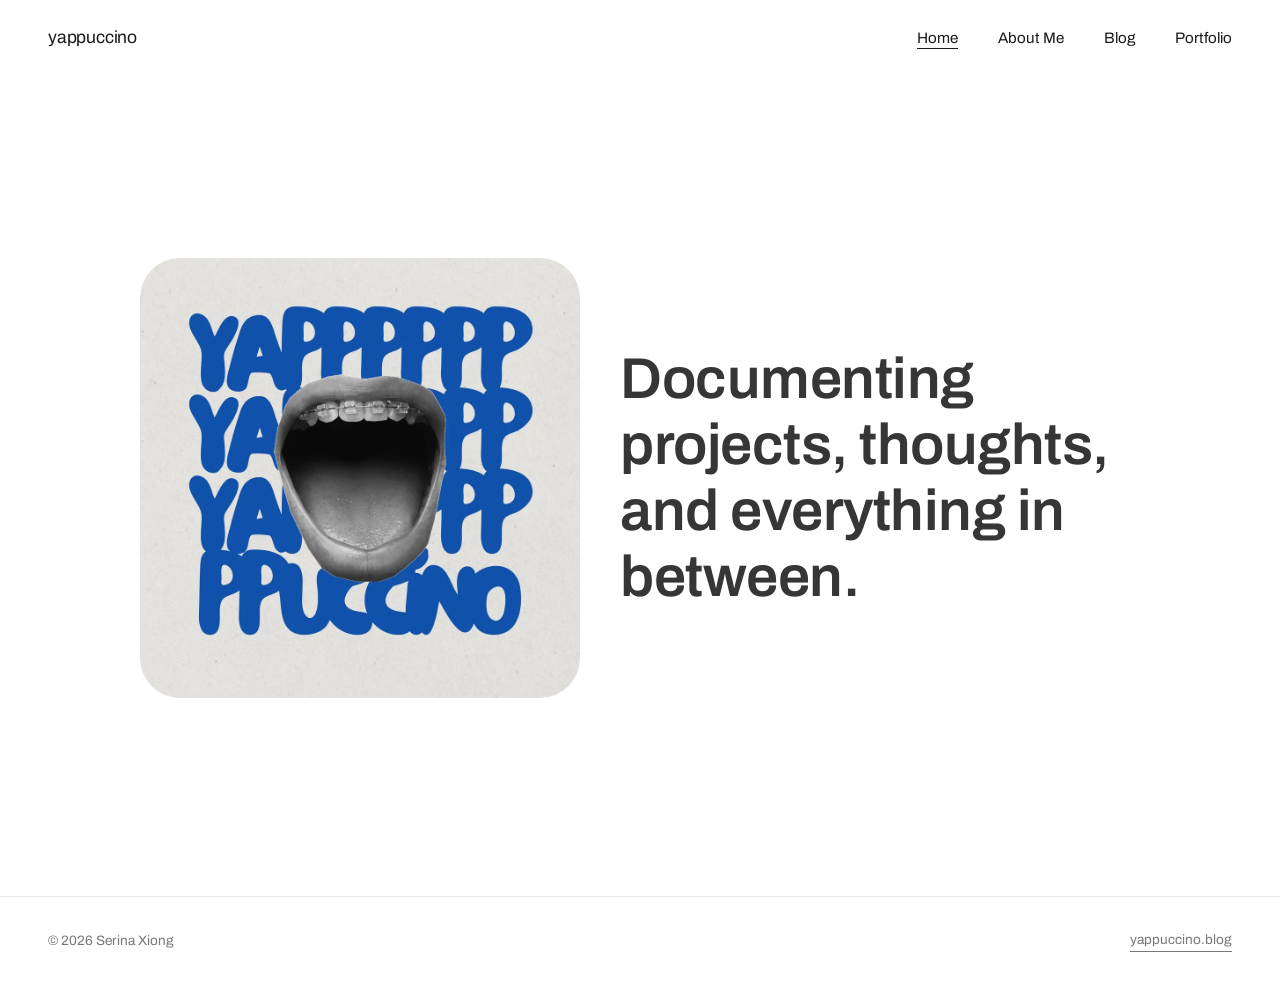
<file: index.html>
<!DOCTYPE html>
<html lang="en">
<head>
  <meta charset="UTF-8" />
  <meta name="viewport" content="width=device-width, initial-scale=1.0" />
  <title>yappuccino</title>
  <link rel="stylesheet" href="style.css" />
  <link href="https://fonts.googleapis.com/css2?family=Archivo:wght@400;500;600;700&family=Fredoka+One&display=swap" rel="stylesheet" />
</head>
<body>

  <header>
    <nav>
      <a href="index.html" class="logo">yappuccino</a>
      <ul>
        <li><a href="index.html" class="active">Home</a></li>
        <li><a href="about.html">About Me</a></li>
        <li><a href="blog.html">Blog</a></li>
        <li><a href="portfolio.html">Portfolio</a></li>
      </ul>
    </nav>
  </header>

  <main>
    <section class="hero">

      <div class="hero-left">
        <img src="hero-card.webp" alt="yappuccino hero graphic" class="hero-img" />
      </div>

      <div class="hero-right">
        <p class="hero-text">Documenting projects, thoughts, and everything in between.</p>
      </div>

    </section>
  </main>

  <footer>
    <span>&copy; 2026 Serina Xiong</span>
    <a href="https://www.yappuccino.blog" target="_blank">yappuccino.blog</a>
  </footer>

</body>
</html>
</file>
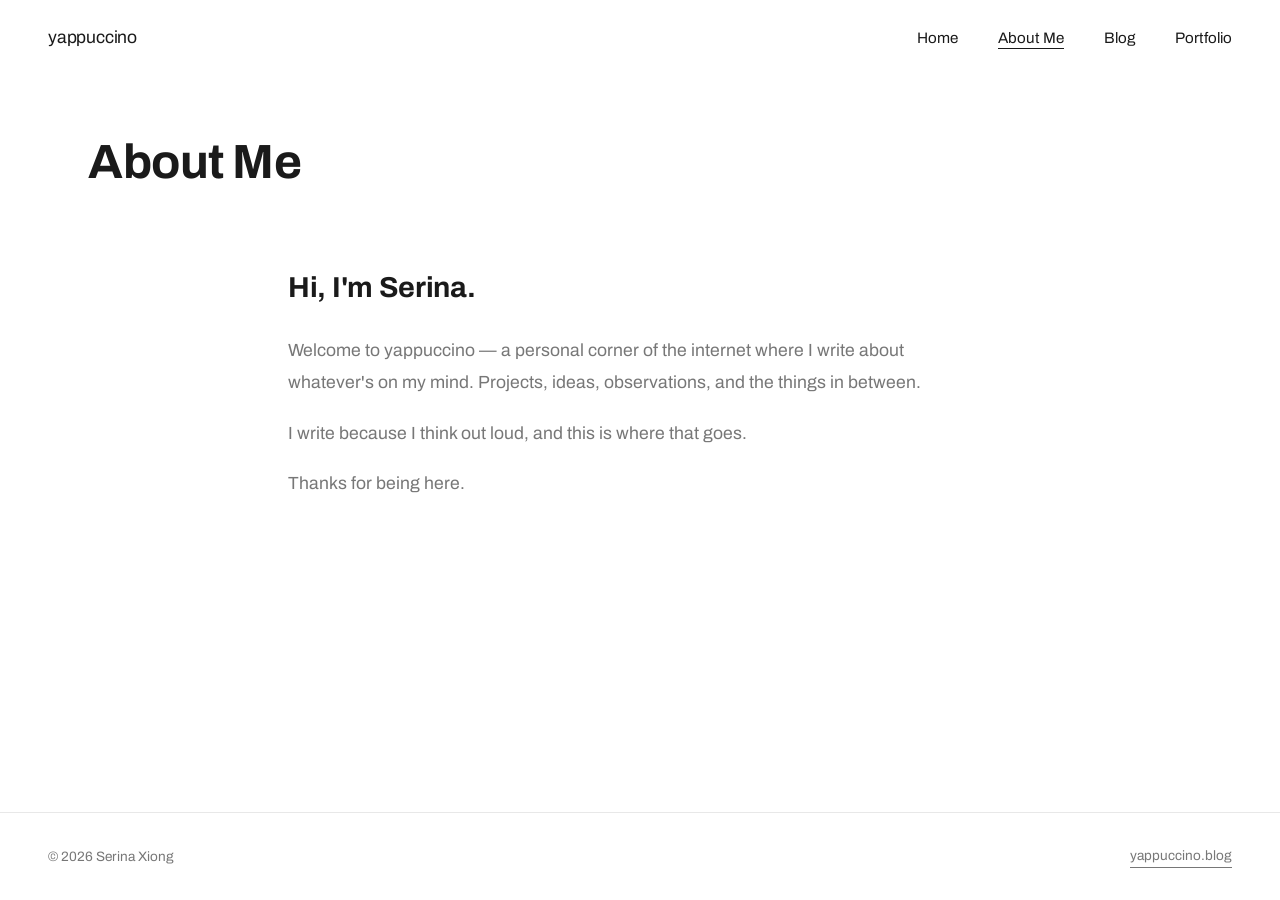
<file: about.html>
<!DOCTYPE html>
<html lang="en">
<head>
  <meta charset="UTF-8" />
  <meta name="viewport" content="width=device-width, initial-scale=1.0" />
  <title>About Me &mdash; yappuccino</title>
  <link rel="stylesheet" href="style.css" />
  <link href="https://fonts.googleapis.com/css2?family=Archivo:wght@400;500;600;700&family=Fredoka+One&display=swap" rel="stylesheet" />
</head>
<body>

  <header>
    <nav>
      <a href="index.html" class="logo">yappuccino</a>
      <ul>
        <li><a href="index.html">Home</a></li>
        <li><a href="about.html" class="active">About Me</a></li>
        <li><a href="blog.html">Blog</a></li>
        <li><a href="portfolio.html">Portfolio</a></li>
      </ul>
    </nav>
  </header>

  <main>
    <div class="page-header">
      <h1>About Me</h1>
    </div>

    <section class="about-section">
      <h2>Hi, I'm Serina.</h2>
      <p>Welcome to yappuccino — a personal corner of the internet where I write about whatever's on my mind. Projects, ideas, observations, and the things in between.</p>
      <p>I write because I think out loud, and this is where that goes.</p>
      <p>Thanks for being here.</p>
    </section>
  </main>

  <footer>
    <span>&copy; 2026 Serina Xiong</span>
    <a href="https://www.yappuccino.blog" target="_blank">yappuccino.blog</a>
  </footer>

</body>
</html>
</file>
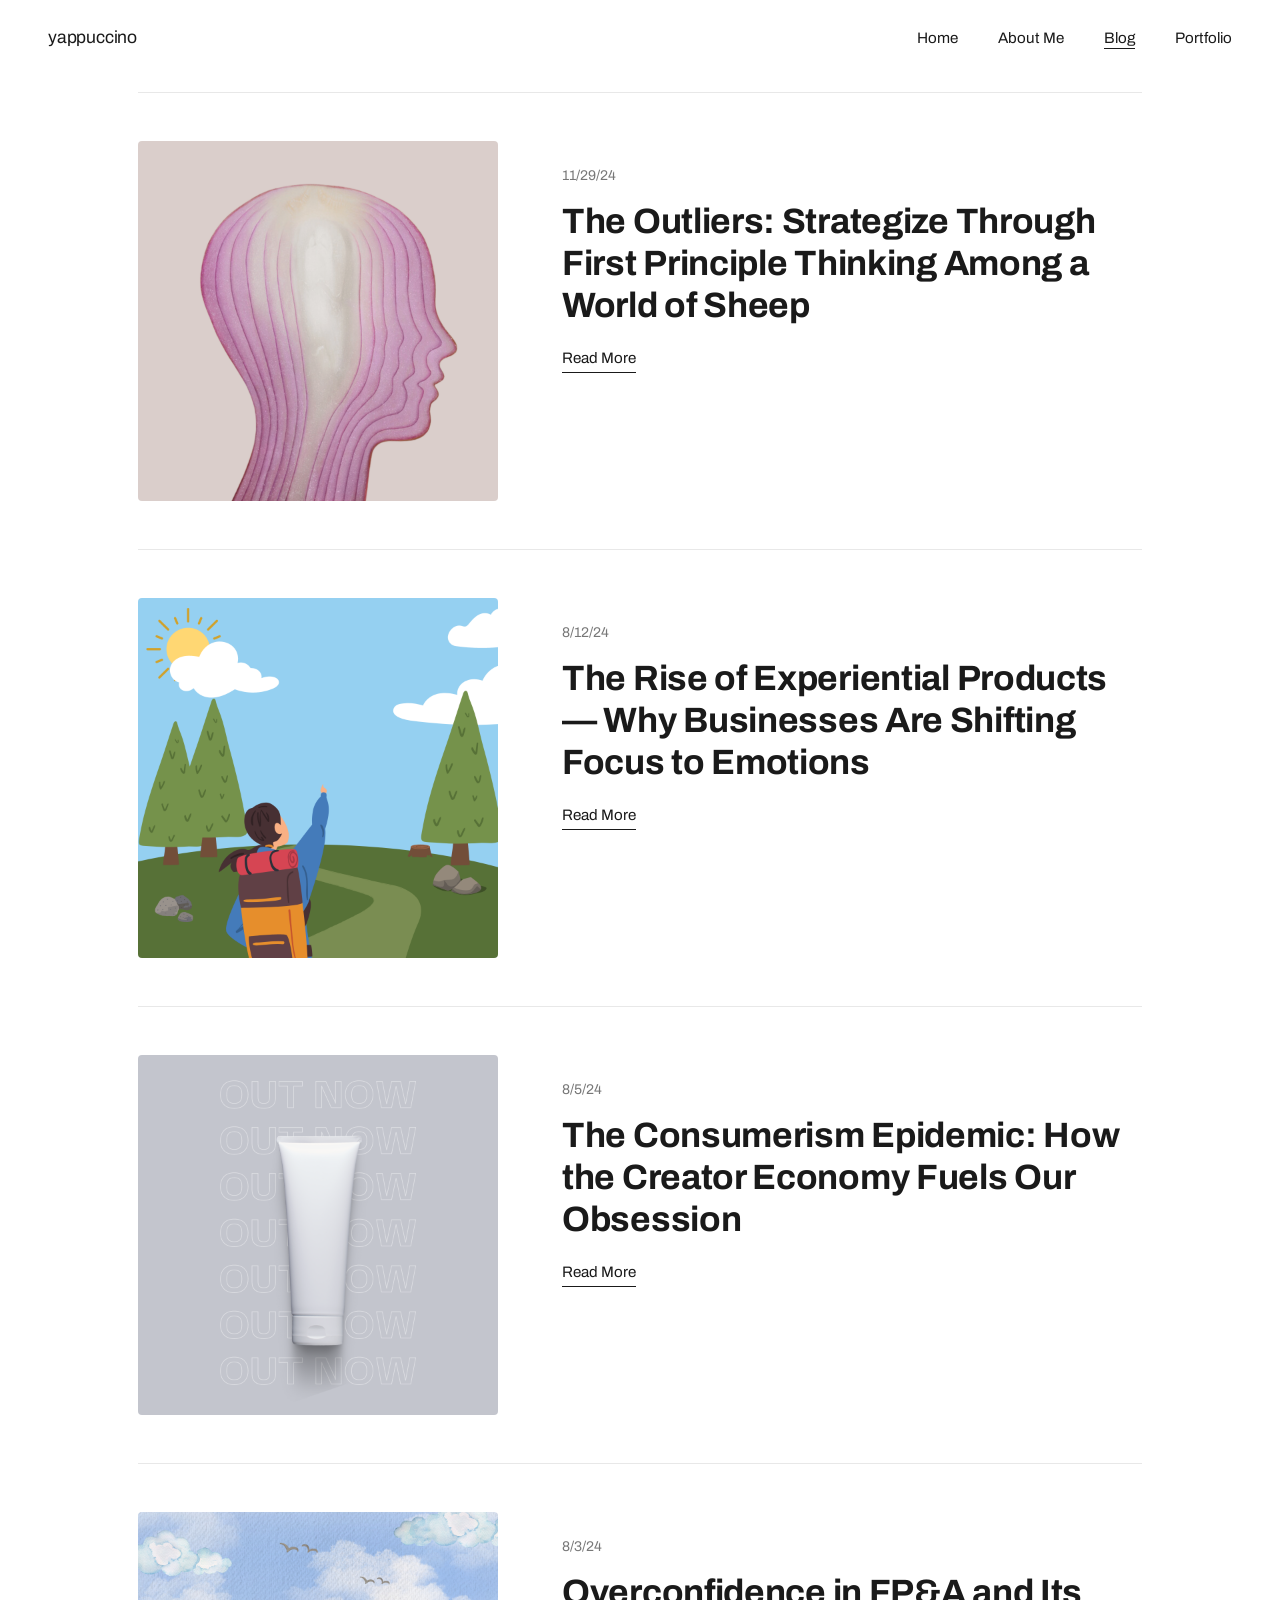
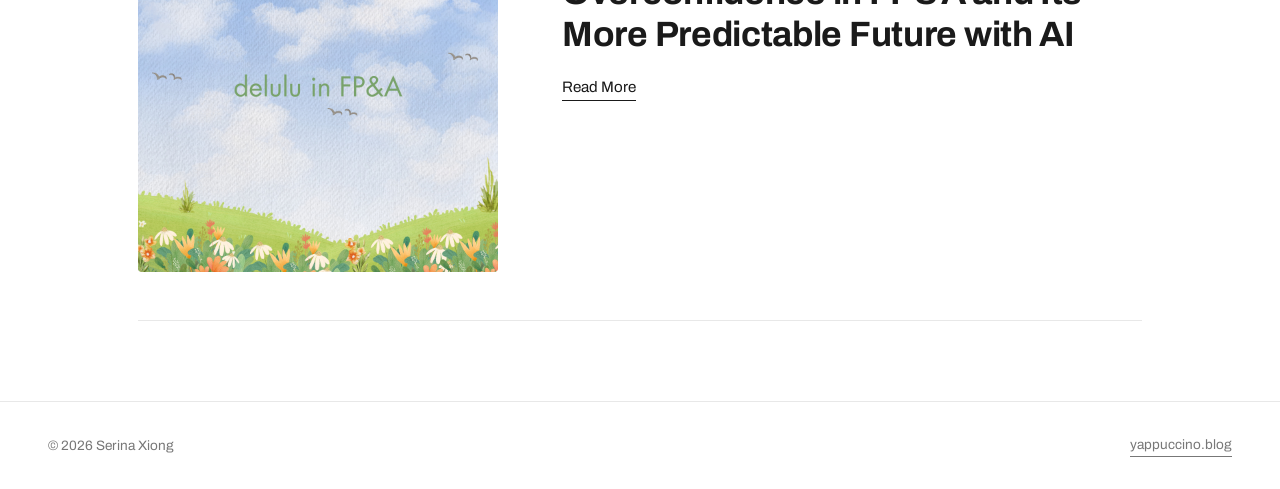
<file: blog.html>
<!DOCTYPE html>
<html lang="en">
<head>
  <meta charset="UTF-8" />
  <meta name="viewport" content="width=device-width, initial-scale=1.0" />
  <title>Blog &mdash; yappuccino</title>
  <link rel="stylesheet" href="style.css" />
  <link href="https://fonts.googleapis.com/css2?family=Archivo:wght@400;500;600;700&family=Fredoka+One&display=swap" rel="stylesheet" />
</head>
<body>

  <header>
    <nav>
      <a href="index.html" class="logo">yappuccino</a>
      <ul>
        <li><a href="index.html">Home</a></li>
        <li><a href="about.html">About Me</a></li>
        <li><a href="blog.html" class="active">Blog</a></li>
        <li><a href="portfolio.html">Portfolio</a></li>
      </ul>
    </nav>
  </header>

  <main>
    <section class="blog-list">

      <article class="blog-entry">
        <div class="blog-thumb">
          <img src="img-outliers.webp" alt="The Outliers" />
        </div>
        <div class="blog-info">
          <span class="blog-date">11/29/24</span>
          <h2>The Outliers: Strategize Through First Principle Thinking Among a World of Sheep</h2>
          <a href="post-outliers.html" class="read-more">Read More</a>
        </div>
      </article>

      <article class="blog-entry">
        <div class="blog-thumb">
          <img src="img-experiential.webp" alt="The Rise of Experiential Products" />
        </div>
        <div class="blog-info">
          <span class="blog-date">8/12/24</span>
          <h2>The Rise of Experiential Products &mdash; Why Businesses Are Shifting Focus to Emotions</h2>
          <a href="post-experiential.html" class="read-more">Read More</a>
        </div>
      </article>

      <article class="blog-entry">
        <div class="blog-thumb">
          <img src="img-consumerism.webp" alt="The Consumerism Epidemic" />
        </div>
        <div class="blog-info">
          <span class="blog-date">8/5/24</span>
          <h2>The Consumerism Epidemic: How the Creator Economy Fuels Our Obsession</h2>
          <a href="post-consumerism.html" class="read-more">Read More</a>
        </div>
      </article>

      <article class="blog-entry">
        <div class="blog-thumb">
          <img src="img-fpanda.webp" alt="Overconfidence in FP&A" />
        </div>
        <div class="blog-info">
          <span class="blog-date">8/3/24</span>
          <h2>Overconfidence in FP&amp;A and Its More Predictable Future with AI</h2>
          <a href="post-fpanda.html" class="read-more">Read More</a>
        </div>
      </article>

    </section>
  </main>

  <footer>
    <span>&copy; 2026 Serina Xiong</span>
    <a href="https://www.yappuccino.blog" target="_blank">yappuccino.blog</a>
  </footer>

</body>
</html>
</file>
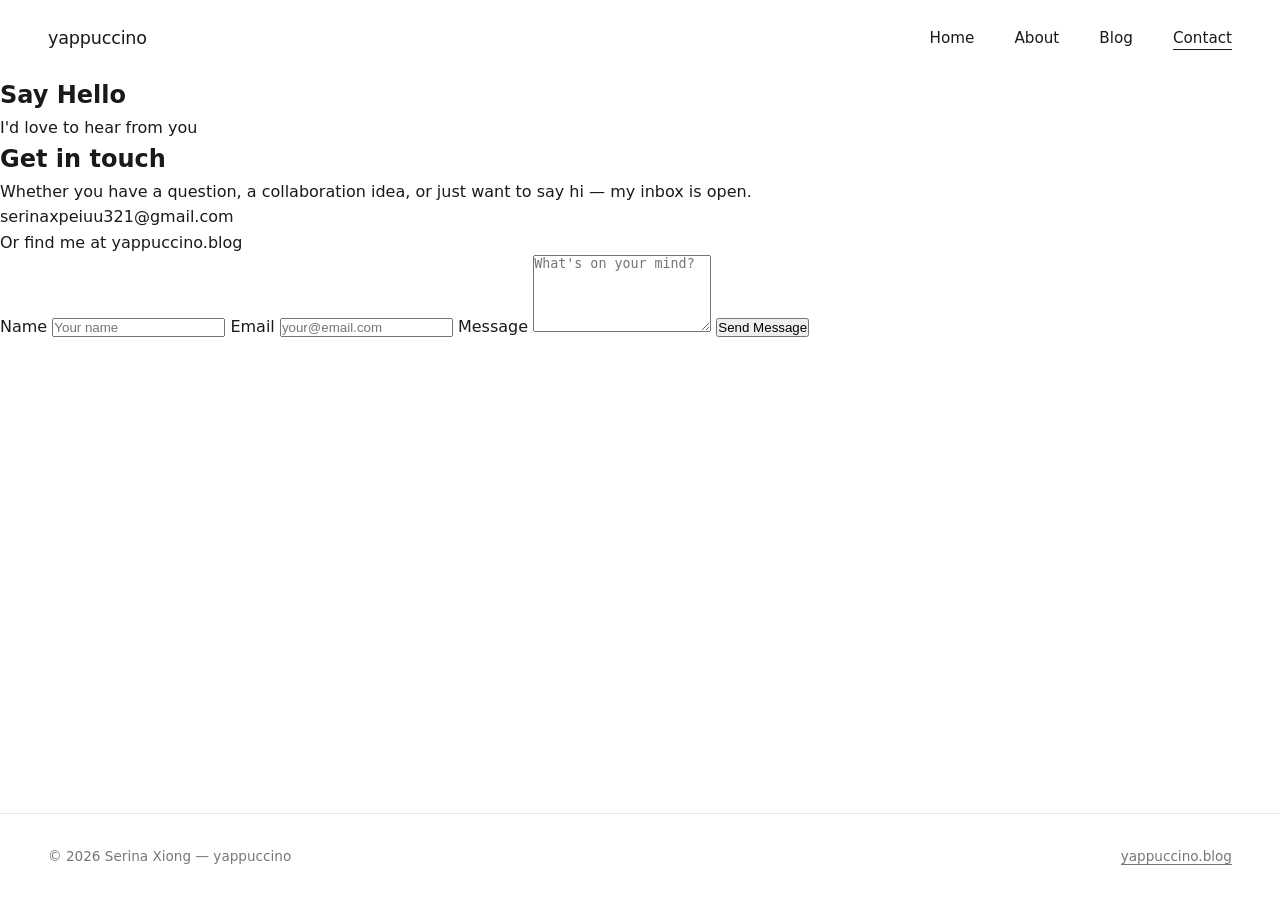
<file: contact.html>
<!DOCTYPE html>
<html lang="en">
<head>
  <meta charset="UTF-8" />
  <meta name="viewport" content="width=device-width, initial-scale=1.0" />
  <title>Contact &mdash; yappuccino</title>
  <link rel="stylesheet" href="style.css" />
  <link href="https://fonts.googleapis.com/css2?family=Playfair+Display:ital,wght@0,400;0,700;1,400&family=Inter:wght@300;400;500&display=swap" rel="stylesheet" />
</head>
<body>

  <header>
    <nav>
      <a href="index.html" class="logo">yappuccino</a>
      <ul>
        <li><a href="index.html">Home</a></li>
        <li><a href="about.html">About</a></li>
        <li><a href="blog.html">Blog</a></li>
        <li><a href="contact.html" class="active">Contact</a></li>
      </ul>
    </nav>
  </header>

  <main>
    <section class="page-hero">
      <h1>Say Hello</h1>
      <p class="page-sub">I'd love to hear from you</p>
    </section>

    <section class="contact-content">
      <div class="contact-grid">
        <div class="contact-info">
          <h2>Get in touch</h2>
          <p>Whether you have a question, a collaboration idea, or just want to say hi — my inbox is open.</p>
          <p class="contact-email"><a href="mailto:serinaxpeiuu321@gmail.com">serinaxpeiuu321@gmail.com</a></p>
          <p>Or find me at <a href="https://www.yappuccino.blog" target="_blank">yappuccino.blog</a></p>
        </div>
        <form class="contact-form" onsubmit="handleSubmit(event)">
          <label for="name">Name</label>
          <input type="text" id="name" name="name" placeholder="Your name" required />

          <label for="email">Email</label>
          <input type="email" id="email" name="email" placeholder="your@email.com" required />

          <label for="message">Message</label>
          <textarea id="message" name="message" rows="5" placeholder="What's on your mind?" required></textarea>

          <button type="submit" class="btn">Send Message</button>
          <p class="form-note" id="form-note"></p>
        </form>
      </div>
    </section>
  </main>

  <footer>
    <p>&copy; 2026 Serina Xiong &mdash; yappuccino</p>
    <p><a href="https://www.yappuccino.blog" target="_blank">yappuccino.blog</a></p>
  </footer>

  <script>
    function handleSubmit(e) {
      e.preventDefault();
      document.getElementById('form-note').textContent = "Thanks for your message! (Note: this is a local demo — form submissions aren't sent yet.)";
    }
  </script>

</body>
</html>
</file>
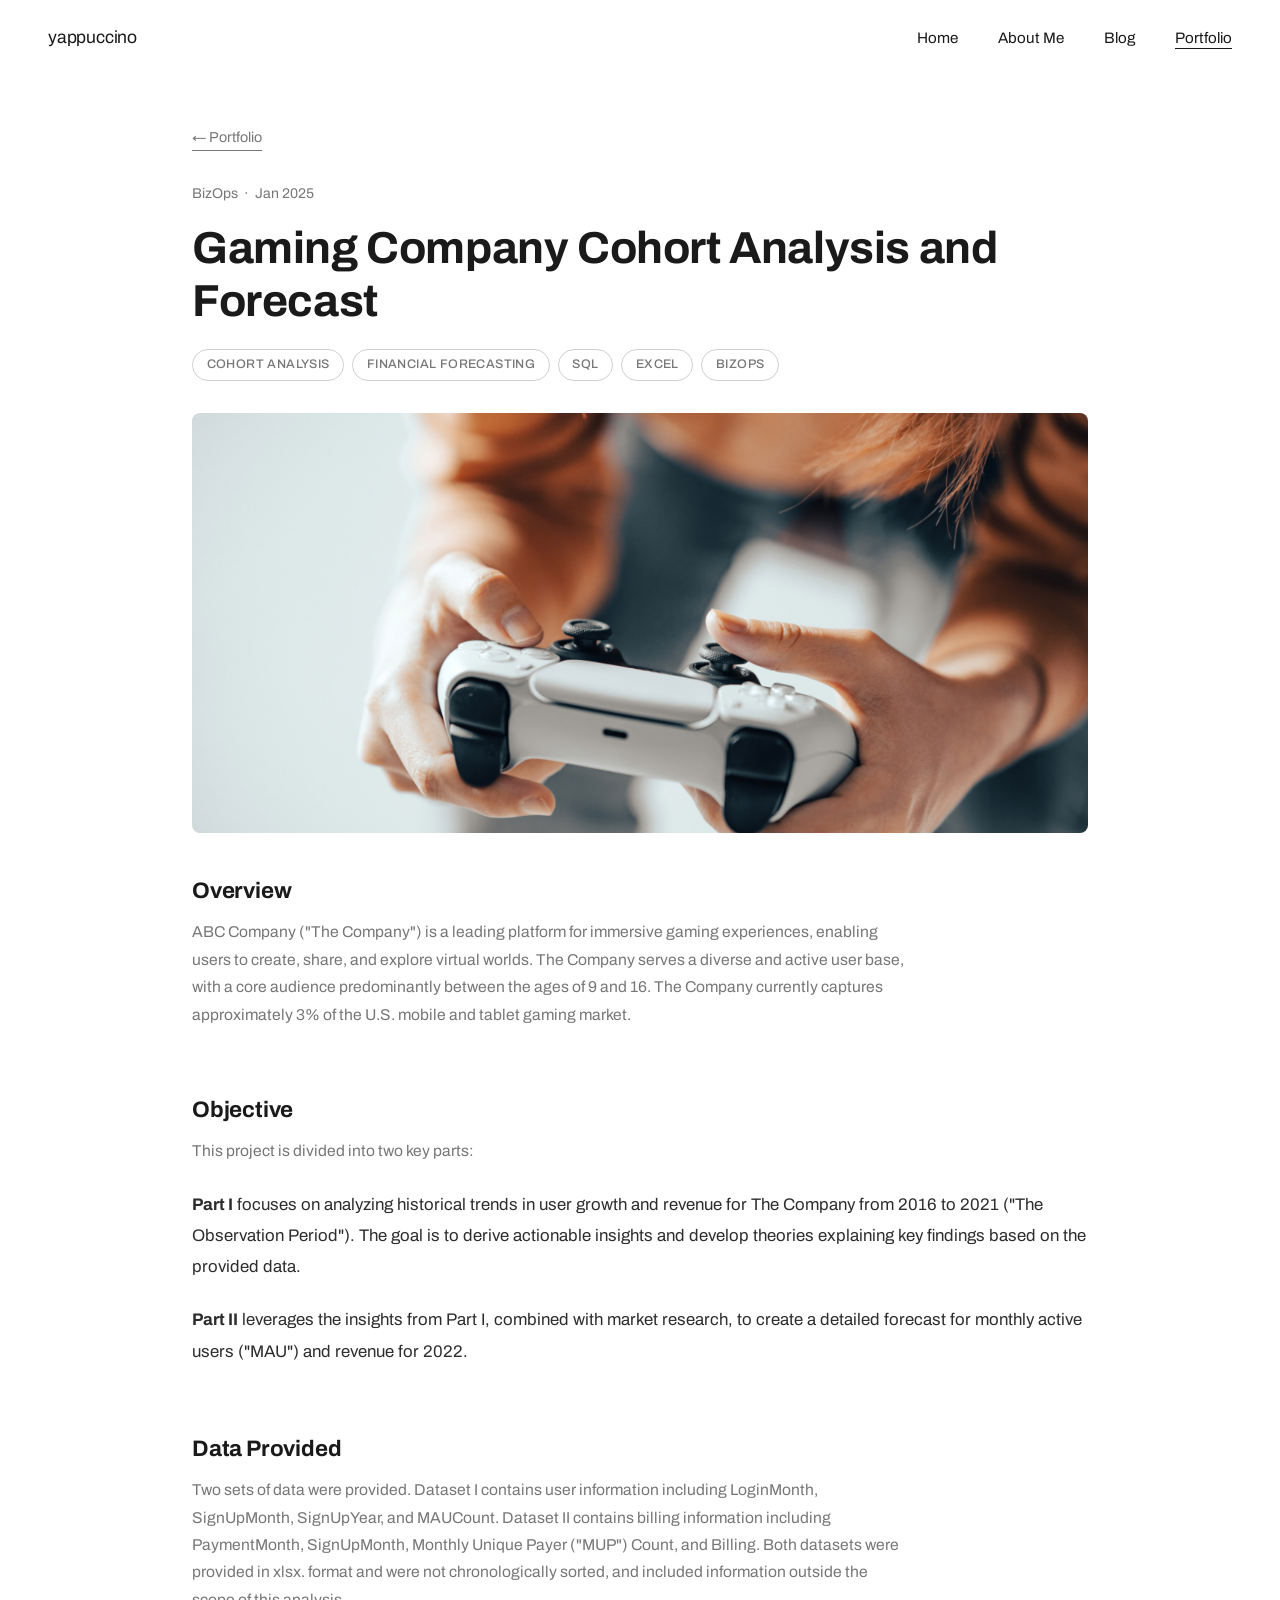
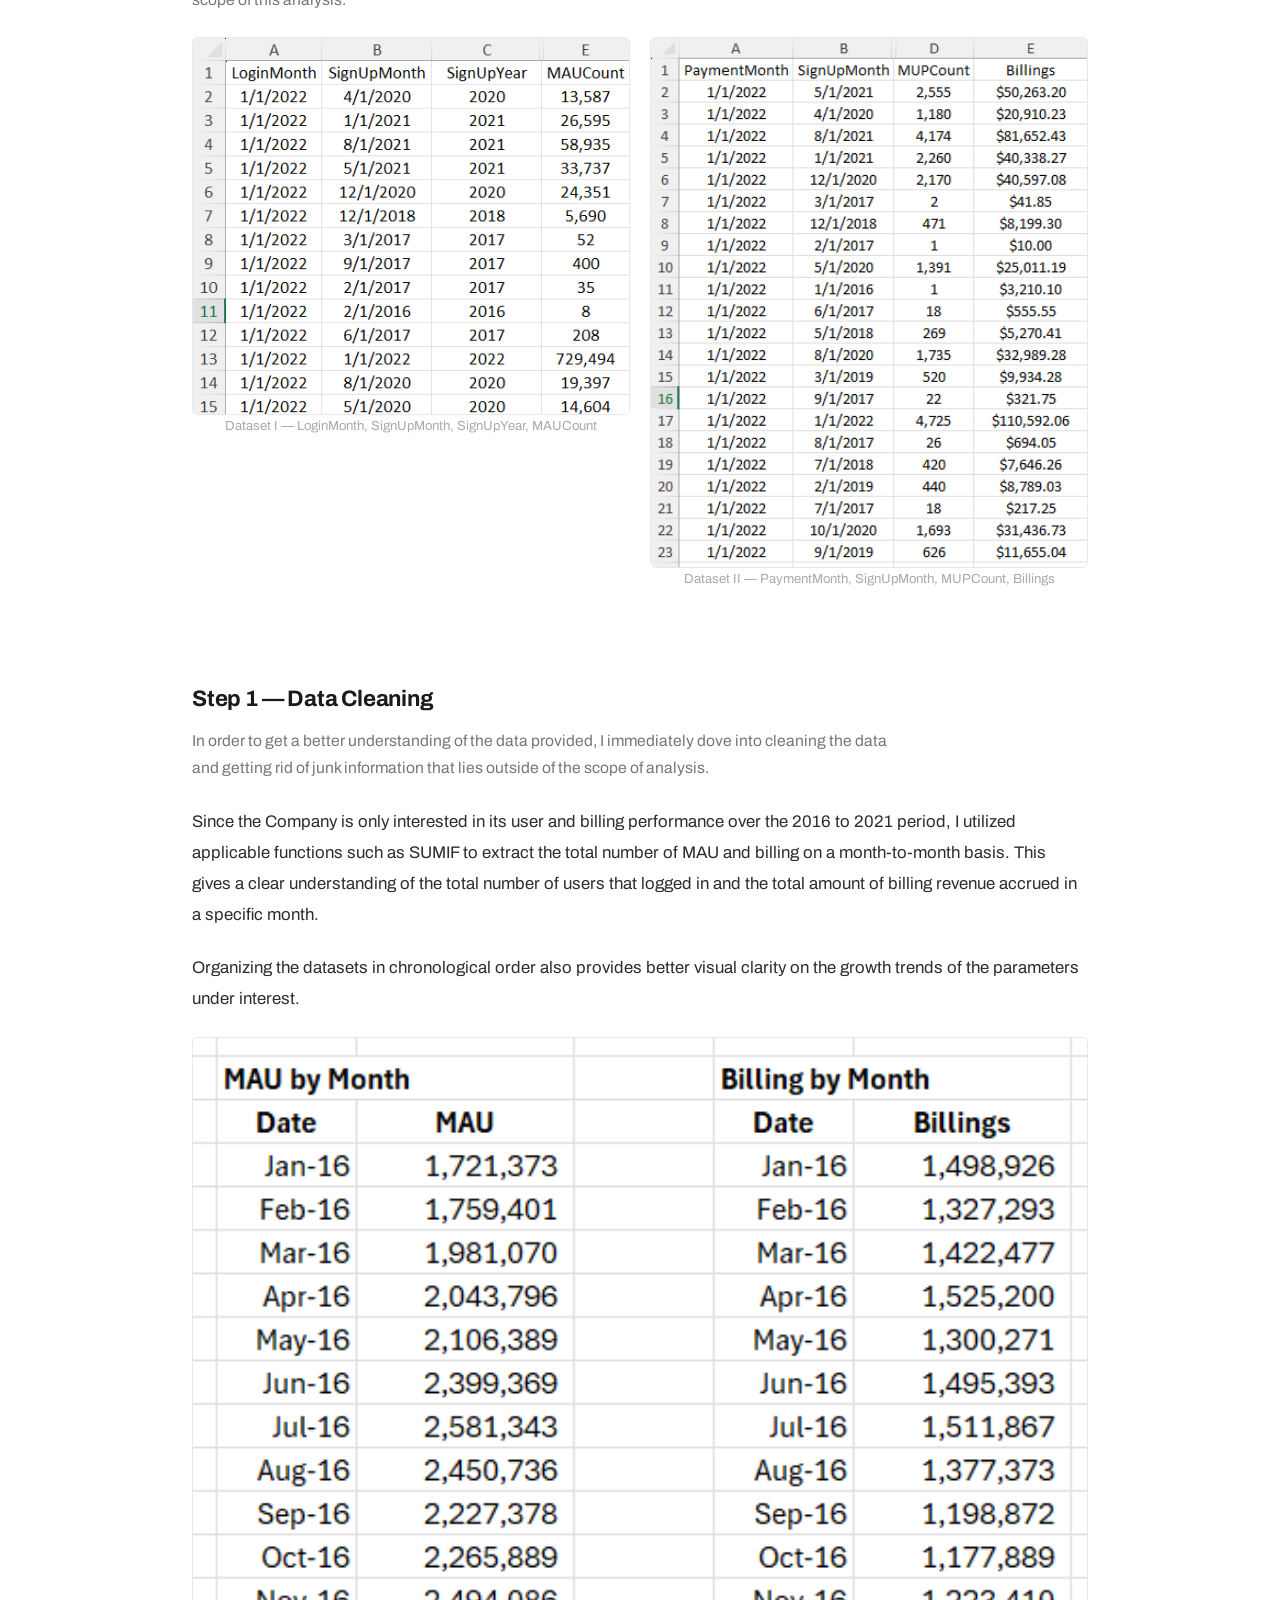
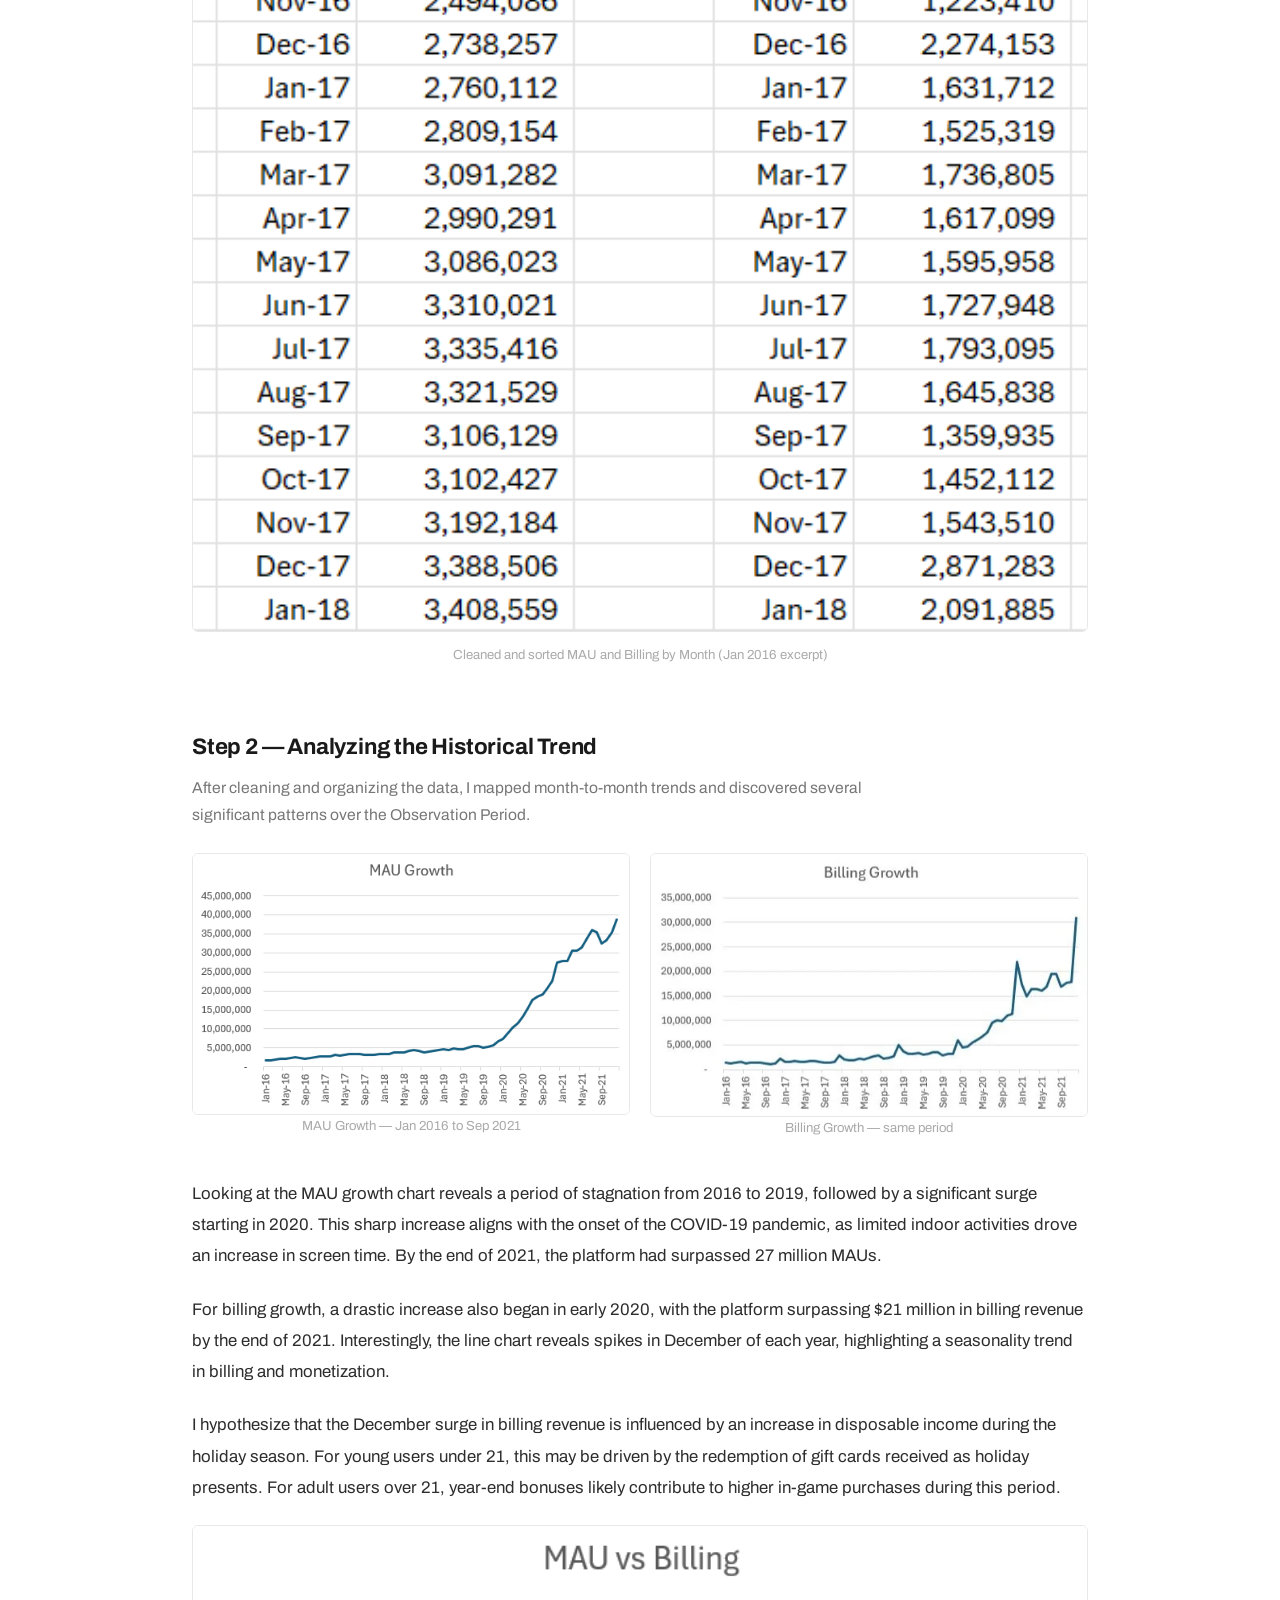
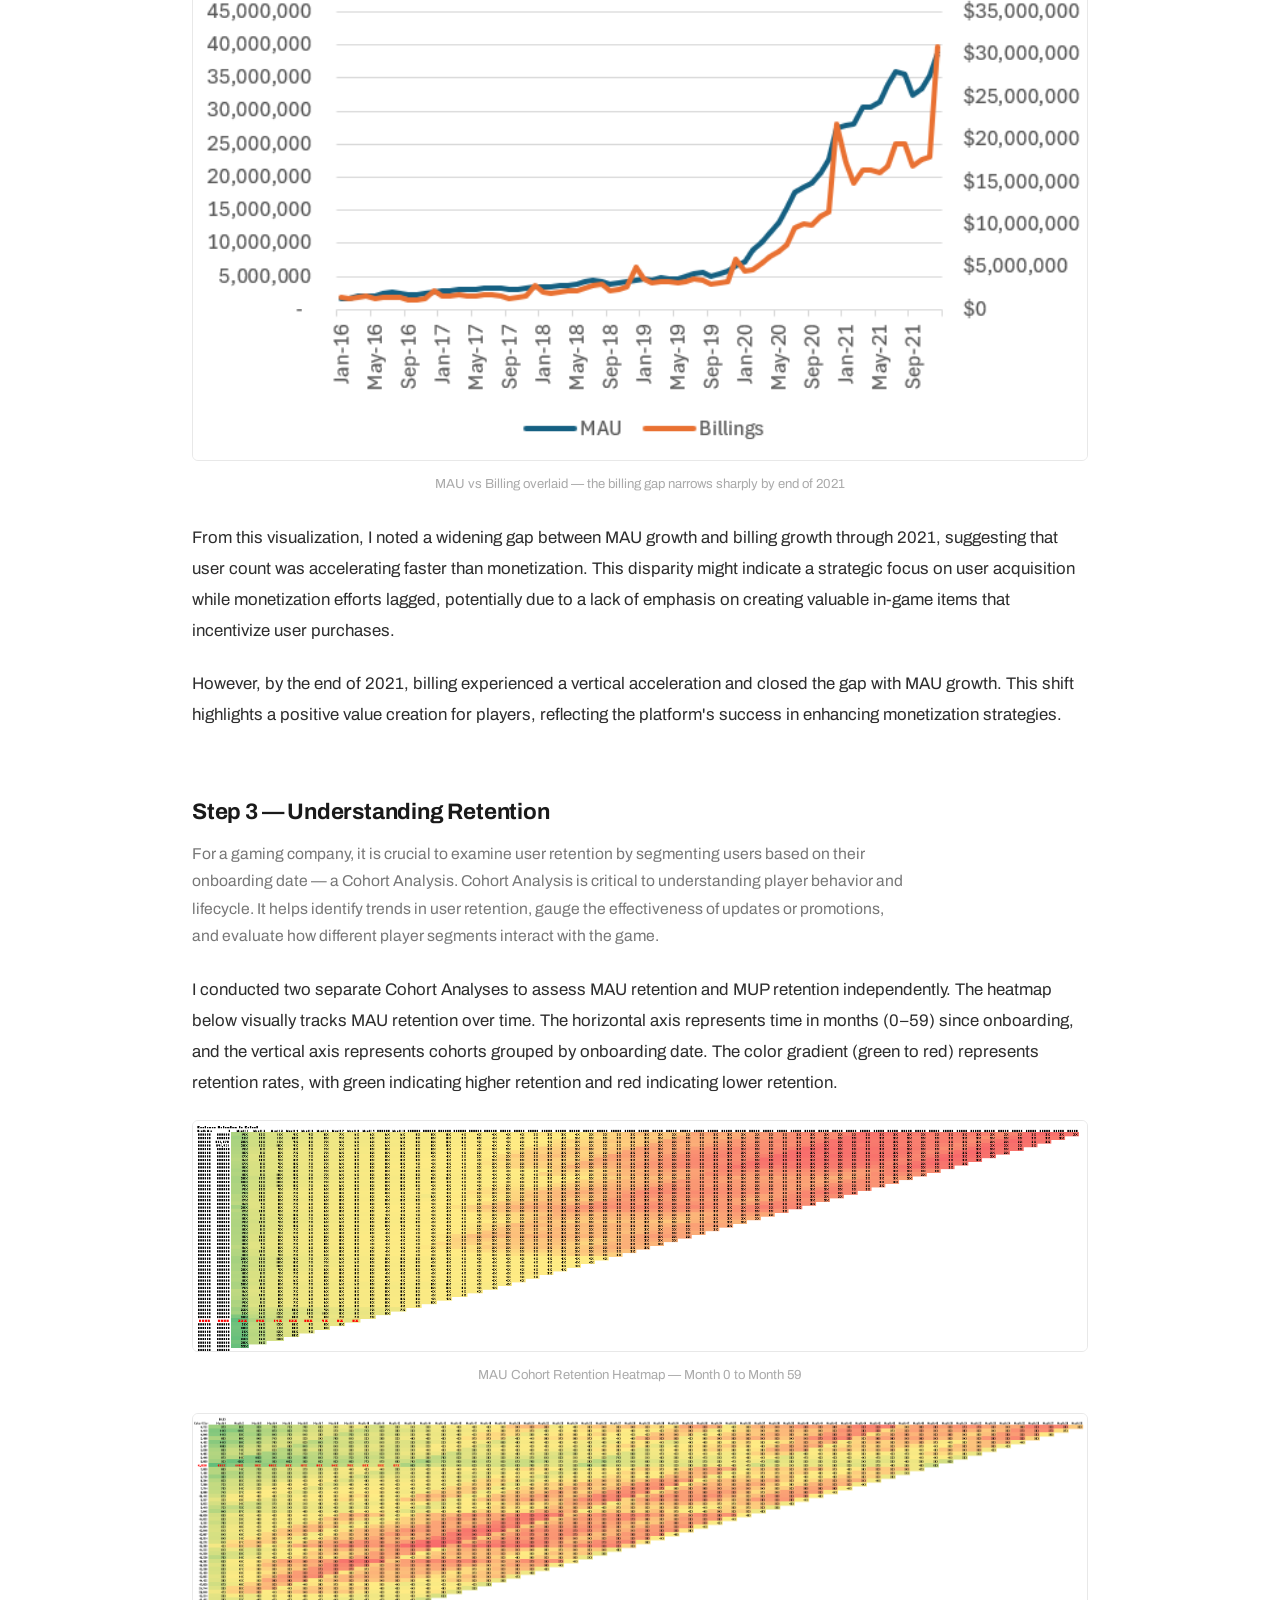
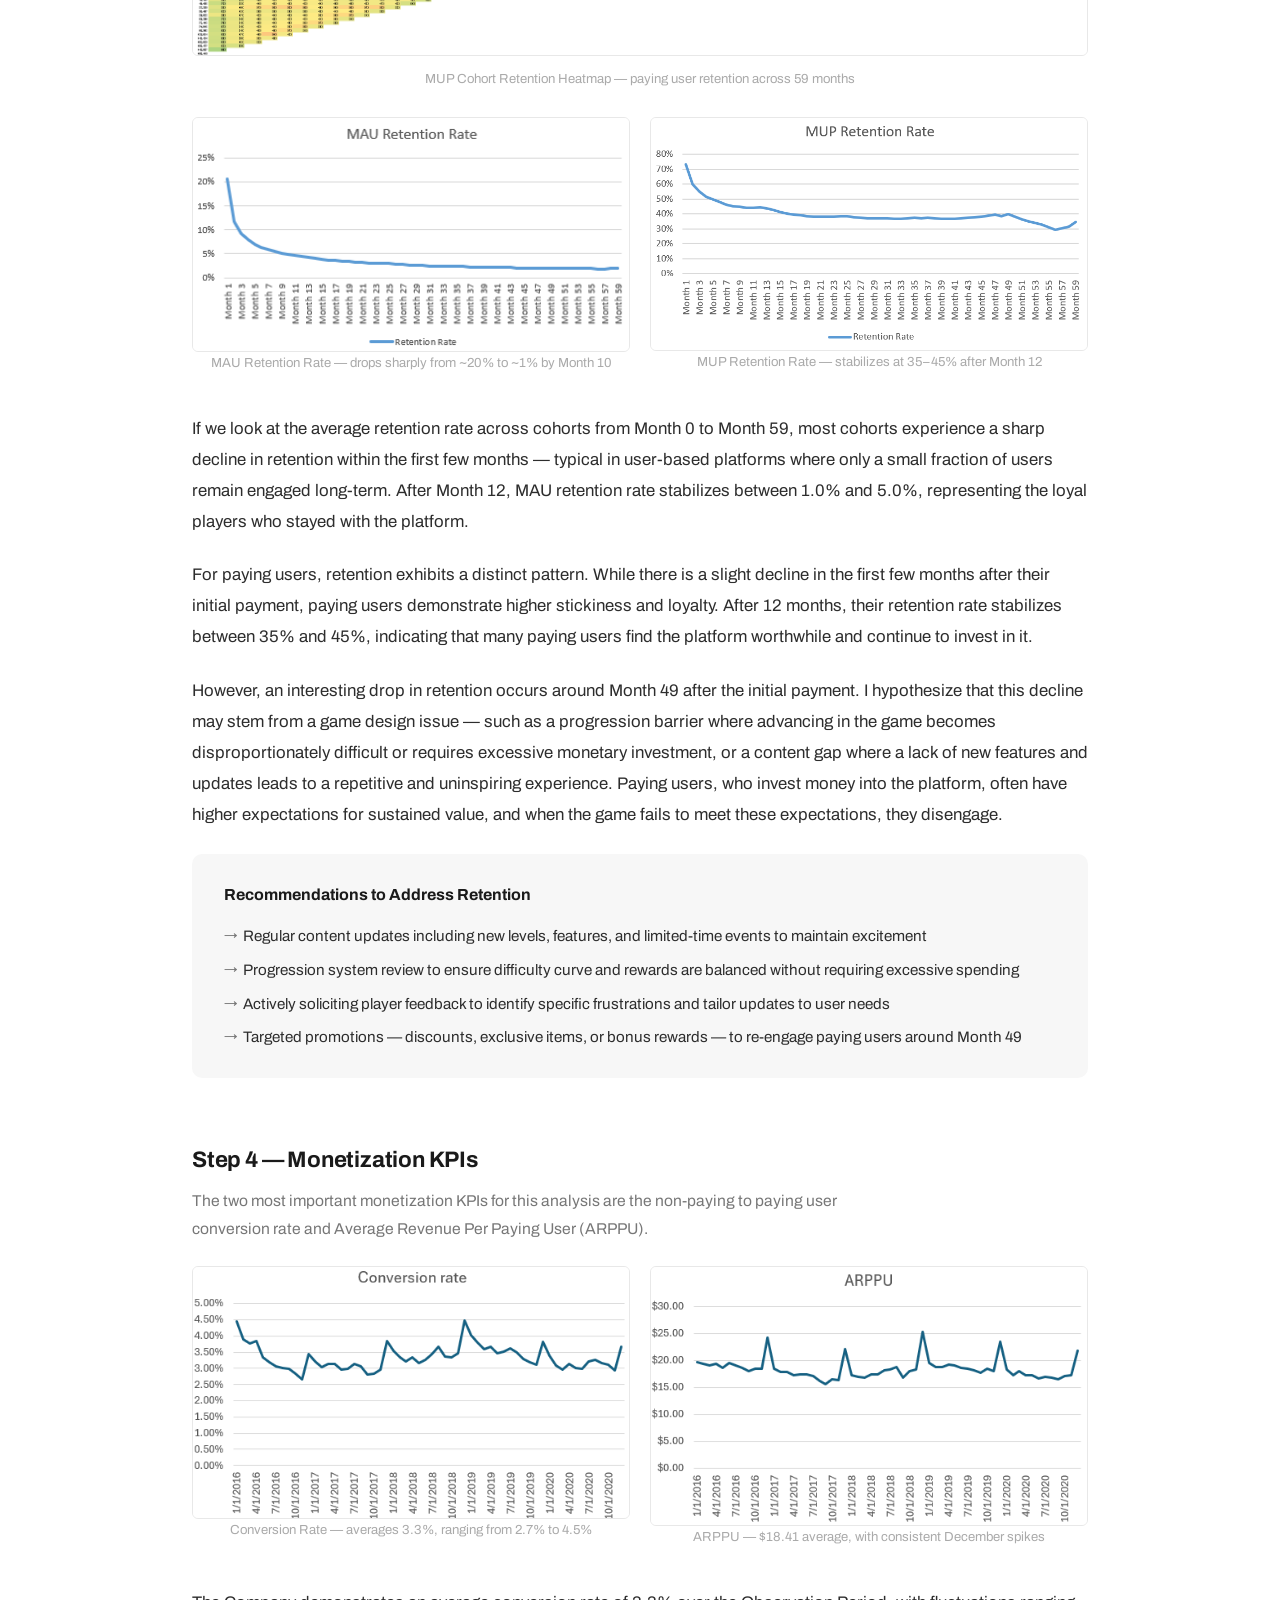
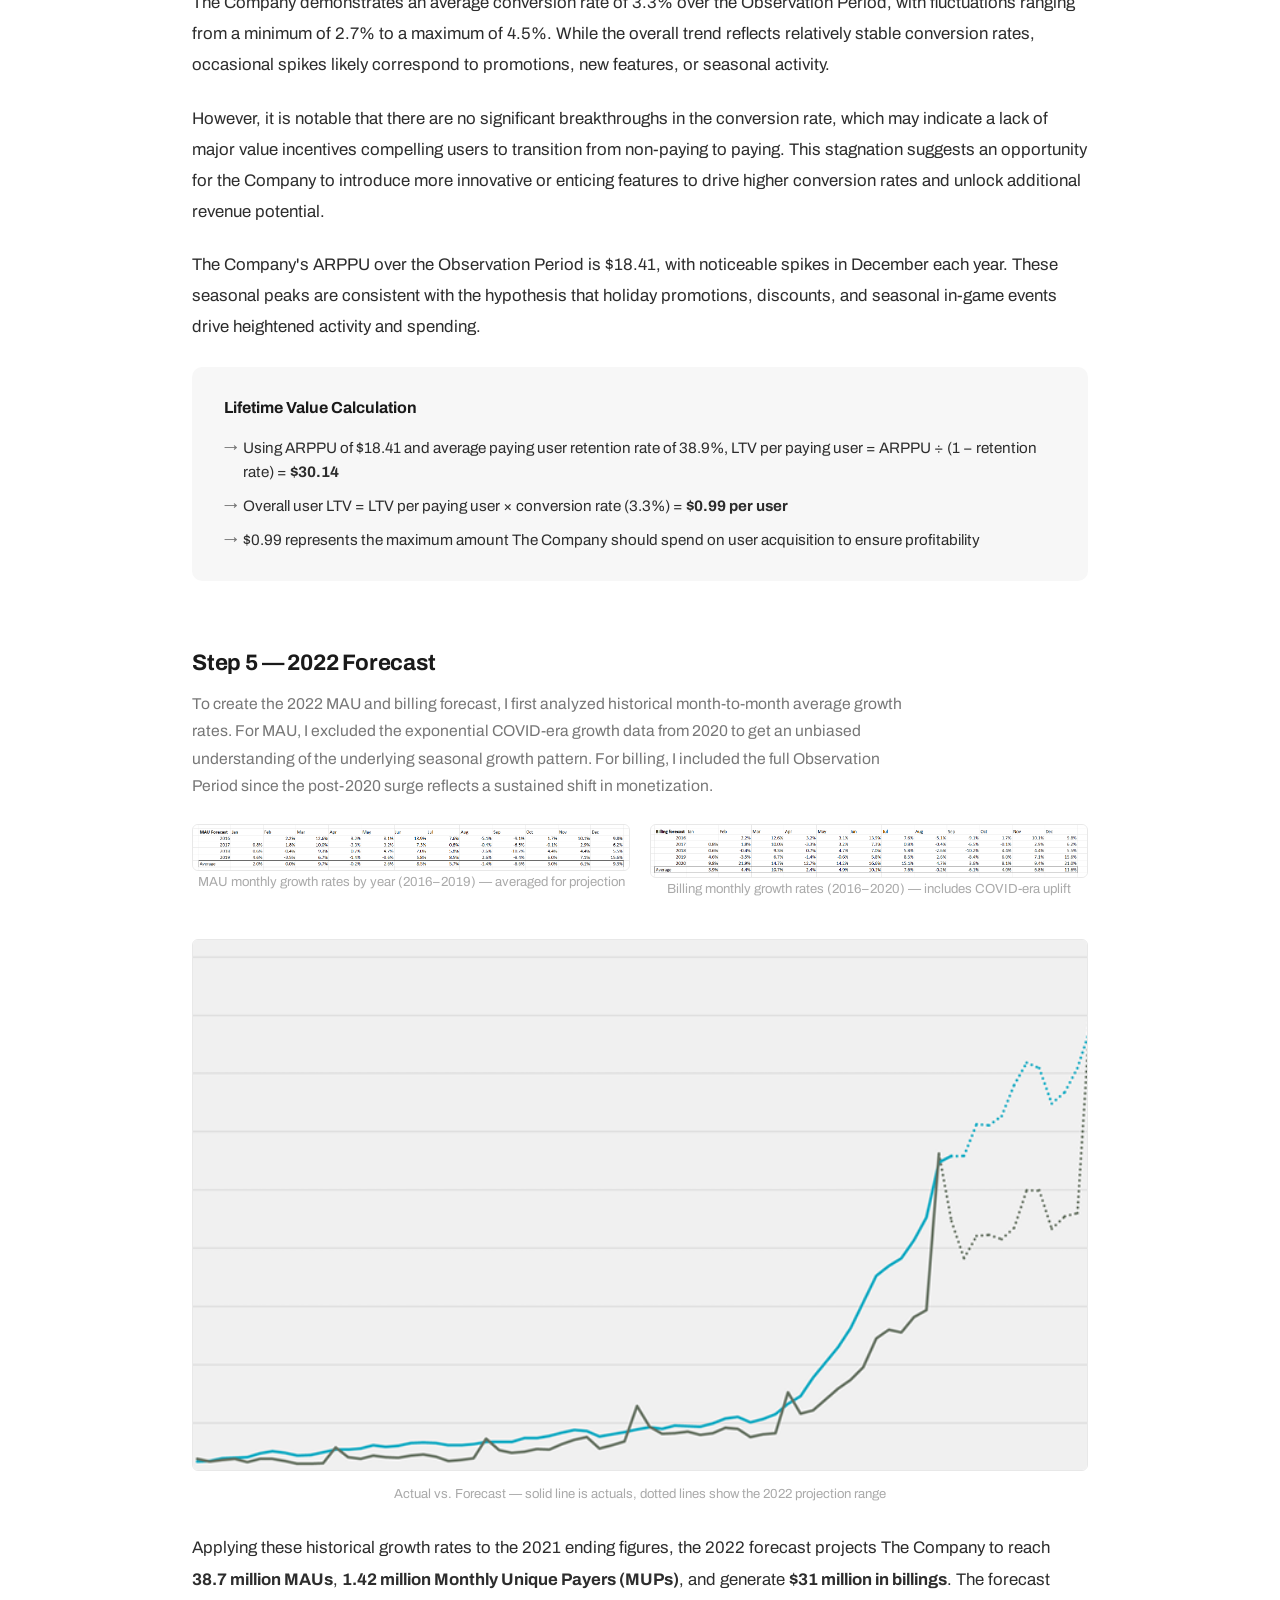
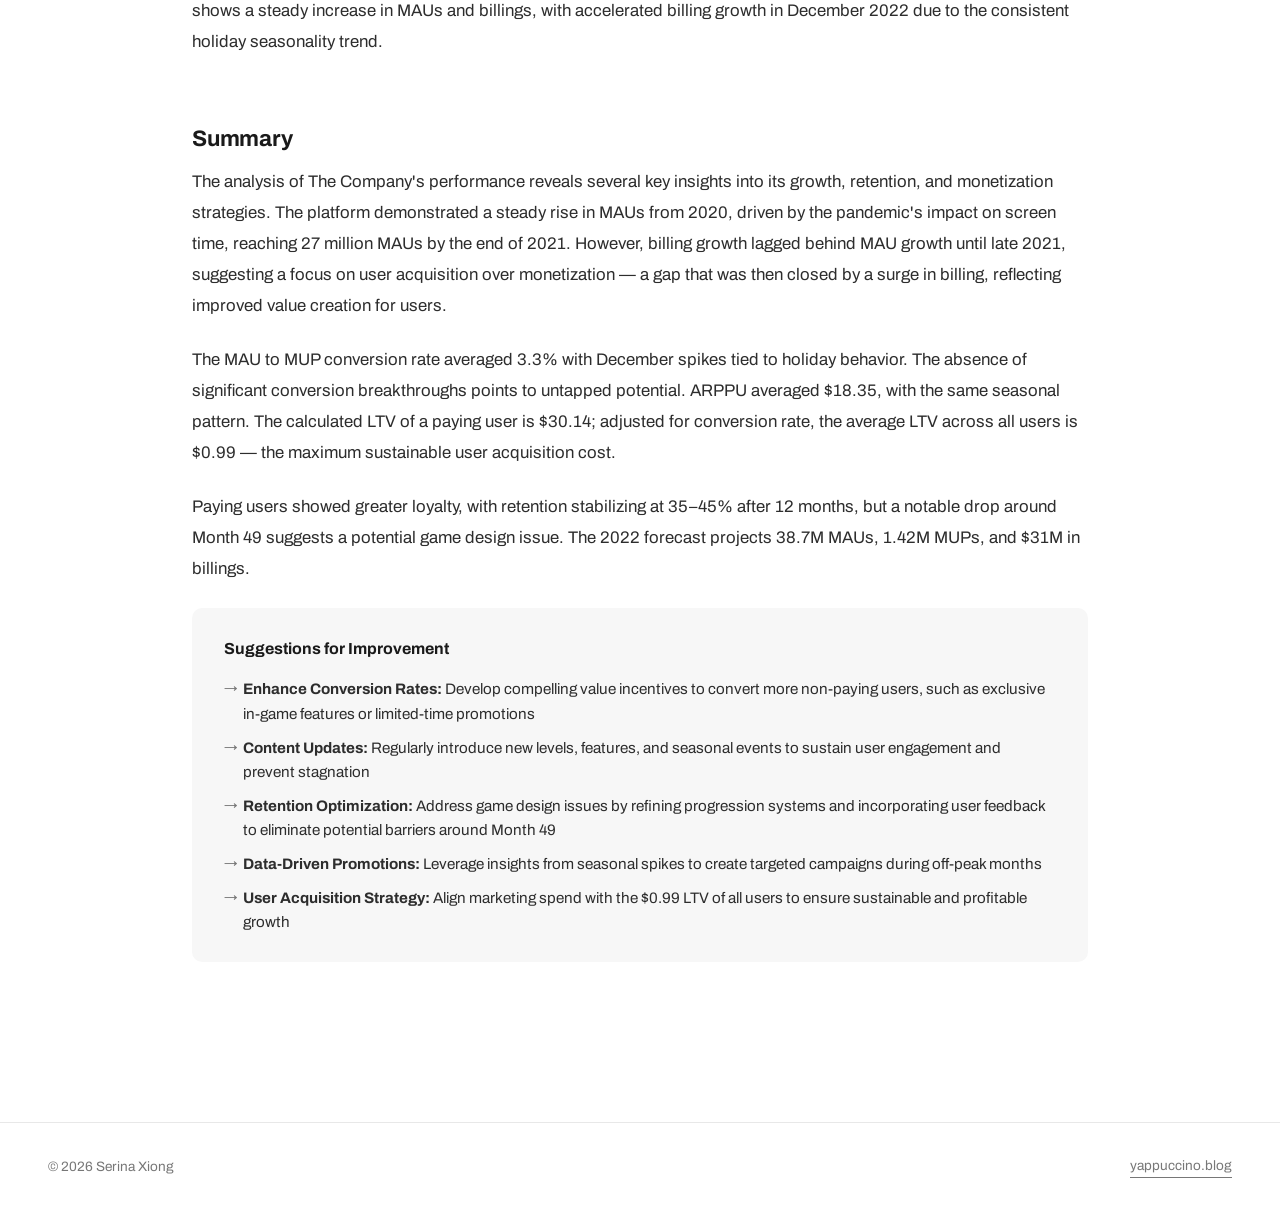
<file: portfolio-bizop.html>
<!DOCTYPE html>
<html lang="en">
<head>
  <meta charset="UTF-8" />
  <meta name="viewport" content="width=device-width, initial-scale=1.0" />
  <title>Gaming Company Cohort Analysis &mdash; yappuccino</title>
  <link rel="stylesheet" href="style.css" />
  <link href="https://fonts.googleapis.com/css2?family=Archivo:wght@400;500;600;700&family=Fredoka+One&display=swap" rel="stylesheet" />
</head>
<body>

  <header>
    <nav>
      <a href="index.html" class="logo">yappuccino</a>
      <ul>
        <li><a href="index.html">Home</a></li>
        <li><a href="about.html">About Me</a></li>
        <li><a href="blog.html">Blog</a></li>
        <li><a href="portfolio.html" class="active">Portfolio</a></li>
      </ul>
    </nav>
  </header>

  <main>
    <article class="case-study">

      <a href="portfolio.html" class="post-back">&larr; Portfolio</a>

      <div class="post-meta">BizOps &nbsp;&middot;&nbsp; Jan 2025</div>
      <h1>Gaming Company Cohort Analysis and Forecast</h1>

      <div class="case-tags">
        <span class="case-tag">Cohort Analysis</span>
        <span class="case-tag">Financial Forecasting</span>
        <span class="case-tag">SQL</span>
        <span class="case-tag">Excel</span>
        <span class="case-tag">BizOps</span>
      </div>

      <img src="bizop/cover.webp" alt="Gaming Company Analysis" class="cover" />

      <!-- OVERVIEW -->
      <div class="case-section">
        <h2>Overview</h2>
        <p class="section-intro">ABC Company ("The Company") is a leading platform for immersive gaming experiences, enabling users to create, share, and explore virtual worlds. The Company serves a diverse and active user base, with a core audience predominantly between the ages of 9 and 16. The Company currently captures approximately 3% of the U.S. mobile and tablet gaming market.</p>
      </div>

      <!-- OBJECTIVE -->
      <div class="case-section">
        <h2>Objective</h2>
        <p class="section-intro">This project is divided into two key parts:</p>
        <div class="post-body">
          <p><strong>Part I</strong> focuses on analyzing historical trends in user growth and revenue for The Company from 2016 to 2021 ("The Observation Period"). The goal is to derive actionable insights and develop theories explaining key findings based on the provided data.</p>
          <p><strong>Part II</strong> leverages the insights from Part I, combined with market research, to create a detailed forecast for monthly active users ("MAU") and revenue for 2022.</p>
        </div>
      </div>

      <!-- DATA PROVIDED -->
      <div class="case-section">
        <h2>Data Provided</h2>
        <p class="section-intro">Two sets of data were provided. Dataset I contains user information including LoginMonth, SignUpMonth, SignUpYear, and MAUCount. Dataset II contains billing information including PaymentMonth, SignUpMonth, Monthly Unique Payer ("MUP") Count, and Billing. Both datasets were provided in xlsx. format and were not chronologically sorted, and included information outside the scope of this analysis.</p>

        <div class="case-img-row">
          <div>
            <img src="bizop/data-mau-raw.webp" alt="MAU raw data" class="case-img" />
            <p class="case-img-caption">Dataset I — LoginMonth, SignUpMonth, SignUpYear, MAUCount</p>
          </div>
          <div>
            <img src="bizop/data-billing-raw.webp" alt="Billing raw data" class="case-img" />
            <p class="case-img-caption">Dataset II — PaymentMonth, SignUpMonth, MUPCount, Billings</p>
          </div>
        </div>
      </div>

      <!-- STEP 1 -->
      <div class="case-section">
        <h2>Step 1 &mdash; Data Cleaning</h2>
        <p class="section-intro">In order to get a better understanding of the data provided, I immediately dove into cleaning the data and getting rid of junk information that lies outside of the scope of analysis.</p>
        <div class="post-body">
          <p>Since the Company is only interested in its user and billing performance over the 2016 to 2021 period, I utilized applicable functions such as SUMIF to extract the total number of MAU and billing on a month-to-month basis. This gives a clear understanding of the total number of users that logged in and the total amount of billing revenue accrued in a specific month.</p>
          <p>Organizing the datasets in chronological order also provides better visual clarity on the growth trends of the parameters under interest.</p>
        </div>

        <img src="bizop/mau-billing-table.webp" alt="MAU and Billing by Month table" class="case-img" />
        <p class="case-img-caption">Cleaned and sorted MAU and Billing by Month (Jan 2016 excerpt)</p>
      </div>

      <!-- STEP 2 -->
      <div class="case-section">
        <h2>Step 2 &mdash; Analyzing the Historical Trend</h2>
        <p class="section-intro">After cleaning and organizing the data, I mapped month-to-month trends and discovered several significant patterns over the Observation Period.</p>

        <div class="case-img-row">
          <div>
            <img src="bizop/mau-growth.webp" alt="MAU Growth chart" class="case-img" />
            <p class="case-img-caption">MAU Growth — Jan 2016 to Sep 2021</p>
          </div>
          <div>
            <img src="bizop/billing-growth.webp" alt="Billing Growth chart" class="case-img" />
            <p class="case-img-caption">Billing Growth — same period</p>
          </div>
        </div>

        <div class="post-body">
          <p>Looking at the MAU growth chart reveals a period of stagnation from 2016 to 2019, followed by a significant surge starting in 2020. This sharp increase aligns with the onset of the COVID-19 pandemic, as limited indoor activities drove an increase in screen time. By the end of 2021, the platform had surpassed 27 million MAUs.</p>
          <p>For billing growth, a drastic increase also began in early 2020, with the platform surpassing $21 million in billing revenue by the end of 2021. Interestingly, the line chart reveals spikes in December of each year, highlighting a seasonality trend in billing and monetization.</p>
          <p>I hypothesize that the December surge in billing revenue is influenced by an increase in disposable income during the holiday season. For young users under 21, this may be driven by the redemption of gift cards received as holiday presents. For adult users over 21, year-end bonuses likely contribute to higher in-game purchases during this period.</p>
        </div>

        <img src="bizop/mau-vs-billing.webp" alt="MAU vs Billing" class="case-img" />
        <p class="case-img-caption">MAU vs Billing overlaid — the billing gap narrows sharply by end of 2021</p>

        <div class="post-body">
          <p>From this visualization, I noted a widening gap between MAU growth and billing growth through 2021, suggesting that user count was accelerating faster than monetization. This disparity might indicate a strategic focus on user acquisition while monetization efforts lagged, potentially due to a lack of emphasis on creating valuable in-game items that incentivize user purchases.</p>
          <p>However, by the end of 2021, billing experienced a vertical acceleration and closed the gap with MAU growth. This shift highlights a positive value creation for players, reflecting the platform's success in enhancing monetization strategies.</p>
        </div>
      </div>

      <!-- STEP 3 -->
      <div class="case-section">
        <h2>Step 3 &mdash; Understanding Retention</h2>
        <p class="section-intro">For a gaming company, it is crucial to examine user retention by segmenting users based on their onboarding date — a Cohort Analysis. Cohort Analysis is critical to understanding player behavior and lifecycle. It helps identify trends in user retention, gauge the effectiveness of updates or promotions, and evaluate how different player segments interact with the game.</p>

        <div class="post-body">
          <p>I conducted two separate Cohort Analyses to assess MAU retention and MUP retention independently. The heatmap below visually tracks MAU retention over time. The horizontal axis represents time in months (0–59) since onboarding, and the vertical axis represents cohorts grouped by onboarding date. The color gradient (green to red) represents retention rates, with green indicating higher retention and red indicating lower retention.</p>
        </div>

        <img src="bizop/cohort-heatmap-1.webp" alt="Customer Retention by Cohort" class="case-img" />
        <p class="case-img-caption">MAU Cohort Retention Heatmap — Month 0 to Month 59</p>

        <img src="bizop/cohort-heatmap-2.webp" alt="MUP Retention Cohort heatmap" class="case-img" />
        <p class="case-img-caption">MUP Cohort Retention Heatmap — paying user retention across 59 months</p>

        <div class="case-img-row">
          <div>
            <img src="bizop/mau-retention-rate.webp" alt="MAU Retention Rate" class="case-img" />
            <p class="case-img-caption">MAU Retention Rate — drops sharply from ~20% to ~1% by Month 10</p>
          </div>
          <div>
            <img src="bizop/mup-retention.webp" alt="MUP Retention Rate" class="case-img" />
            <p class="case-img-caption">MUP Retention Rate — stabilizes at 35–45% after Month 12</p>
          </div>
        </div>

        <div class="post-body">
          <p>If we look at the average retention rate across cohorts from Month 0 to Month 59, most cohorts experience a sharp decline in retention within the first few months — typical in user-based platforms where only a small fraction of users remain engaged long-term. After Month 12, MAU retention rate stabilizes between 1.0% and 5.0%, representing the loyal players who stayed with the platform.</p>
          <p>For paying users, retention exhibits a distinct pattern. While there is a slight decline in the first few months after their initial payment, paying users demonstrate higher stickiness and loyalty. After 12 months, their retention rate stabilizes between 35% and 45%, indicating that many paying users find the platform worthwhile and continue to invest in it.</p>
          <p>However, an interesting drop in retention occurs around Month 49 after the initial payment. I hypothesize that this decline may stem from a game design issue — such as a progression barrier where advancing in the game becomes disproportionately difficult or requires excessive monetary investment, or a content gap where a lack of new features and updates leads to a repetitive and uninspiring experience. Paying users, who invest money into the platform, often have higher expectations for sustained value, and when the game fails to meet these expectations, they disengage.</p>
        </div>

        <div class="case-findings">
          <h3>Recommendations to Address Retention</h3>
          <ul>
            <li>Regular content updates including new levels, features, and limited-time events to maintain excitement</li>
            <li>Progression system review to ensure difficulty curve and rewards are balanced without requiring excessive spending</li>
            <li>Actively soliciting player feedback to identify specific frustrations and tailor updates to user needs</li>
            <li>Targeted promotions — discounts, exclusive items, or bonus rewards — to re-engage paying users around Month 49</li>
          </ul>
        </div>
      </div>

      <!-- STEP 4 -->
      <div class="case-section">
        <h2>Step 4 &mdash; Monetization KPIs</h2>
        <p class="section-intro">The two most important monetization KPIs for this analysis are the non-paying to paying user conversion rate and Average Revenue Per Paying User (ARPPU).</p>

        <div class="case-img-row">
          <div>
            <img src="bizop/conversion-rate.webp" alt="Conversion Rate" class="case-img" />
            <p class="case-img-caption">Conversion Rate — averages 3.3%, ranging from 2.7% to 4.5%</p>
          </div>
          <div>
            <img src="bizop/arppu.webp" alt="ARPPU" class="case-img" />
            <p class="case-img-caption">ARPPU — $18.41 average, with consistent December spikes</p>
          </div>
        </div>

        <div class="post-body">
          <p>The Company demonstrates an average conversion rate of 3.3% over the Observation Period, with fluctuations ranging from a minimum of 2.7% to a maximum of 4.5%. While the overall trend reflects relatively stable conversion rates, occasional spikes likely correspond to promotions, new features, or seasonal activity.</p>
          <p>However, it is notable that there are no significant breakthroughs in the conversion rate, which may indicate a lack of major value incentives compelling users to transition from non-paying to paying. This stagnation suggests an opportunity for the Company to introduce more innovative or enticing features to drive higher conversion rates and unlock additional revenue potential.</p>
          <p>The Company's ARPPU over the Observation Period is $18.41, with noticeable spikes in December each year. These seasonal peaks are consistent with the hypothesis that holiday promotions, discounts, and seasonal in-game events drive heightened activity and spending.</p>
        </div>

        <div class="case-findings">
          <h3>Lifetime Value Calculation</h3>
          <ul>
            <li>Using ARPPU of $18.41 and average paying user retention rate of 38.9%, LTV per paying user = ARPPU ÷ (1 − retention rate) = <strong>$30.14</strong></li>
            <li>Overall user LTV = LTV per paying user × conversion rate (3.3%) = <strong>$0.99 per user</strong></li>
            <li>$0.99 represents the maximum amount The Company should spend on user acquisition to ensure profitability</li>
          </ul>
        </div>
      </div>

      <!-- STEP 5 -->
      <div class="case-section">
        <h2>Step 5 &mdash; 2022 Forecast</h2>
        <p class="section-intro">To create the 2022 MAU and billing forecast, I first analyzed historical month-to-month average growth rates. For MAU, I excluded the exponential COVID-era growth data from 2020 to get an unbiased understanding of the underlying seasonal growth pattern. For billing, I included the full Observation Period since the post-2020 surge reflects a sustained shift in monetization.</p>

        <div class="case-img-row">
          <div>
            <img src="bizop/mau-forecast-table.webp" alt="MAU Forecast Table" class="case-img" />
            <p class="case-img-caption">MAU monthly growth rates by year (2016–2019) — averaged for projection</p>
          </div>
          <div>
            <img src="bizop/billing-forecast-table.webp" alt="Billing Forecast Table" class="case-img" />
            <p class="case-img-caption">Billing monthly growth rates (2016–2020) — includes COVID-era uplift</p>
          </div>
        </div>

        <img src="bizop/forecast-chart.webp" alt="Forecast Chart" class="case-img" />
        <p class="case-img-caption">Actual vs. Forecast — solid line is actuals, dotted lines show the 2022 projection range</p>

        <div class="post-body">
          <p>Applying these historical growth rates to the 2021 ending figures, the 2022 forecast projects The Company to reach <strong>38.7 million MAUs</strong>, <strong>1.42 million Monthly Unique Payers (MUPs)</strong>, and generate <strong>$31 million in billings</strong>. The forecast shows a steady increase in MAUs and billings, with accelerated billing growth in December 2022 due to the consistent holiday seasonality trend.</p>
        </div>
      </div>

      <!-- SUMMARY -->
      <div class="case-section">
        <h2>Summary</h2>
        <div class="post-body">
          <p>The analysis of The Company's performance reveals several key insights into its growth, retention, and monetization strategies. The platform demonstrated a steady rise in MAUs from 2020, driven by the pandemic's impact on screen time, reaching 27 million MAUs by the end of 2021. However, billing growth lagged behind MAU growth until late 2021, suggesting a focus on user acquisition over monetization — a gap that was then closed by a surge in billing, reflecting improved value creation for users.</p>
          <p>The MAU to MUP conversion rate averaged 3.3% with December spikes tied to holiday behavior. The absence of significant conversion breakthroughs points to untapped potential. ARPPU averaged $18.35, with the same seasonal pattern. The calculated LTV of a paying user is $30.14; adjusted for conversion rate, the average LTV across all users is $0.99 — the maximum sustainable user acquisition cost.</p>
          <p>Paying users showed greater loyalty, with retention stabilizing at 35–45% after 12 months, but a notable drop around Month 49 suggests a potential game design issue. The 2022 forecast projects 38.7M MAUs, 1.42M MUPs, and $31M in billings.</p>
        </div>

        <div class="case-findings">
          <h3>Suggestions for Improvement</h3>
          <ul>
            <li><strong>Enhance Conversion Rates:</strong> Develop compelling value incentives to convert more non-paying users, such as exclusive in-game features or limited-time promotions</li>
            <li><strong>Content Updates:</strong> Regularly introduce new levels, features, and seasonal events to sustain user engagement and prevent stagnation</li>
            <li><strong>Retention Optimization:</strong> Address game design issues by refining progression systems and incorporating user feedback to eliminate potential barriers around Month 49</li>
            <li><strong>Data-Driven Promotions:</strong> Leverage insights from seasonal spikes to create targeted campaigns during off-peak months</li>
            <li><strong>User Acquisition Strategy:</strong> Align marketing spend with the $0.99 LTV of all users to ensure sustainable and profitable growth</li>
          </ul>
        </div>
      </div>

    </article>
  </main>

  <footer>
    <span>&copy; 2026 Serina Xiong</span>
    <a href="https://www.yappuccino.blog" target="_blank">yappuccino.blog</a>
  </footer>

</body>
</html>
</file>
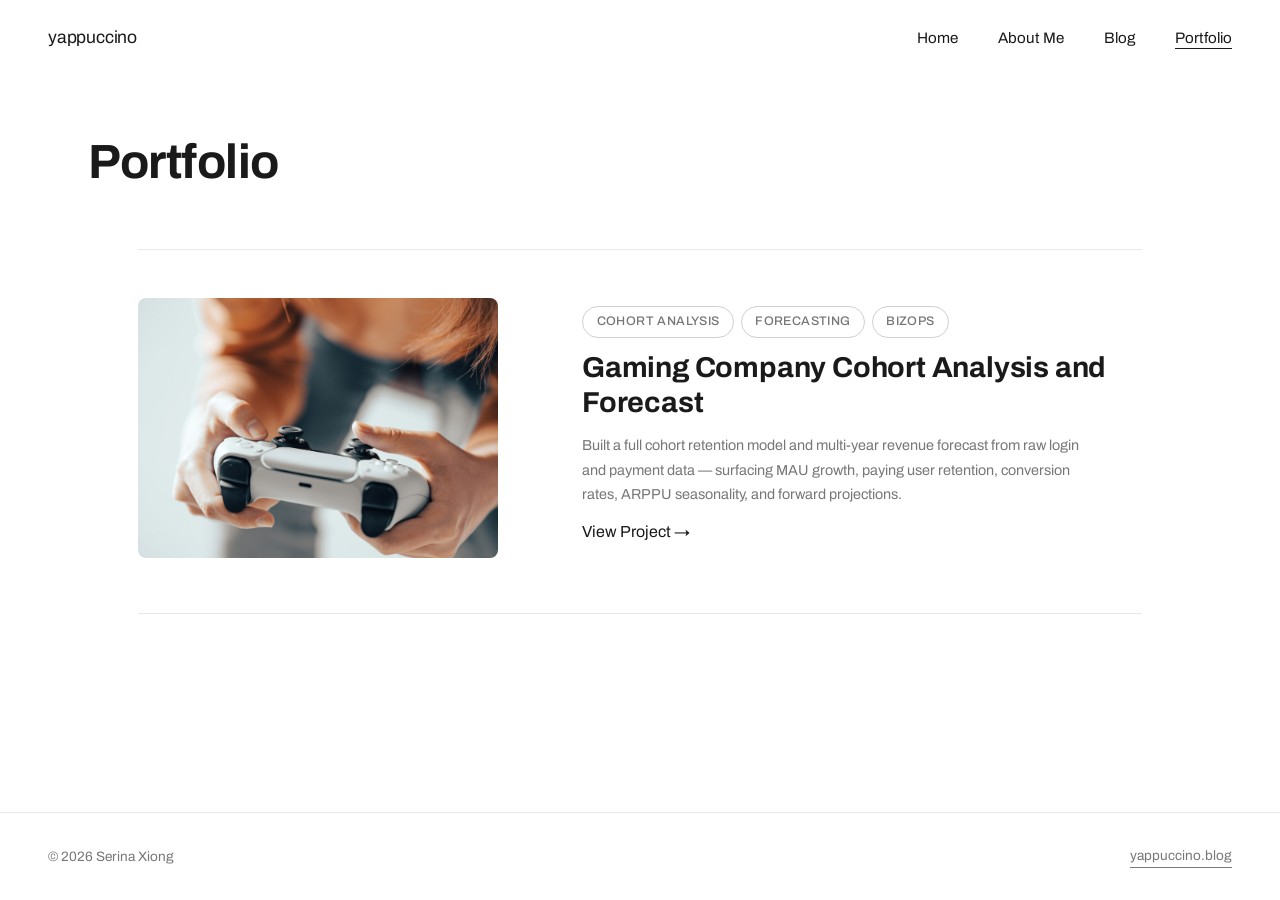
<file: portfolio.html>
<!DOCTYPE html>
<html lang="en">
<head>
  <meta charset="UTF-8" />
  <meta name="viewport" content="width=device-width, initial-scale=1.0" />
  <title>Portfolio &mdash; yappuccino</title>
  <link rel="stylesheet" href="style.css" />
  <link href="https://fonts.googleapis.com/css2?family=Archivo:wght@400;500;600;700&family=Fredoka+One&display=swap" rel="stylesheet" />
</head>
<body>

  <header>
    <nav>
      <a href="index.html" class="logo">yappuccino</a>
      <ul>
        <li><a href="index.html">Home</a></li>
        <li><a href="about.html">About Me</a></li>
        <li><a href="blog.html">Blog</a></li>
        <li><a href="portfolio.html" class="active">Portfolio</a></li>
      </ul>
    </nav>
  </header>

  <main>
    <div class="page-header">
      <h1>Portfolio</h1>
    </div>

    <section class="portfolio-list">

      <a href="portfolio-bizop.html" class="portfolio-entry">
        <div class="portfolio-thumb">
          <img src="bizop/cover.webp" alt="Gaming Company Cohort Analysis" />
        </div>
        <div class="portfolio-info">
          <div class="portfolio-tags">
            <span class="case-tag">Cohort Analysis</span>
            <span class="case-tag">Forecasting</span>
            <span class="case-tag">BizOps</span>
          </div>
          <h2>Gaming Company Cohort Analysis and Forecast</h2>
          <p>Built a full cohort retention model and multi-year revenue forecast from raw login and payment data — surfacing MAU growth, paying user retention, conversion rates, ARPPU seasonality, and forward projections.</p>
          <span class="read-more">View Project &rarr;</span>
        </div>
      </a>

    </section>
  </main>

  <footer>
    <span>&copy; 2026 Serina Xiong</span>
    <a href="https://www.yappuccino.blog" target="_blank">yappuccino.blog</a>
  </footer>

</body>
</html>
</file>
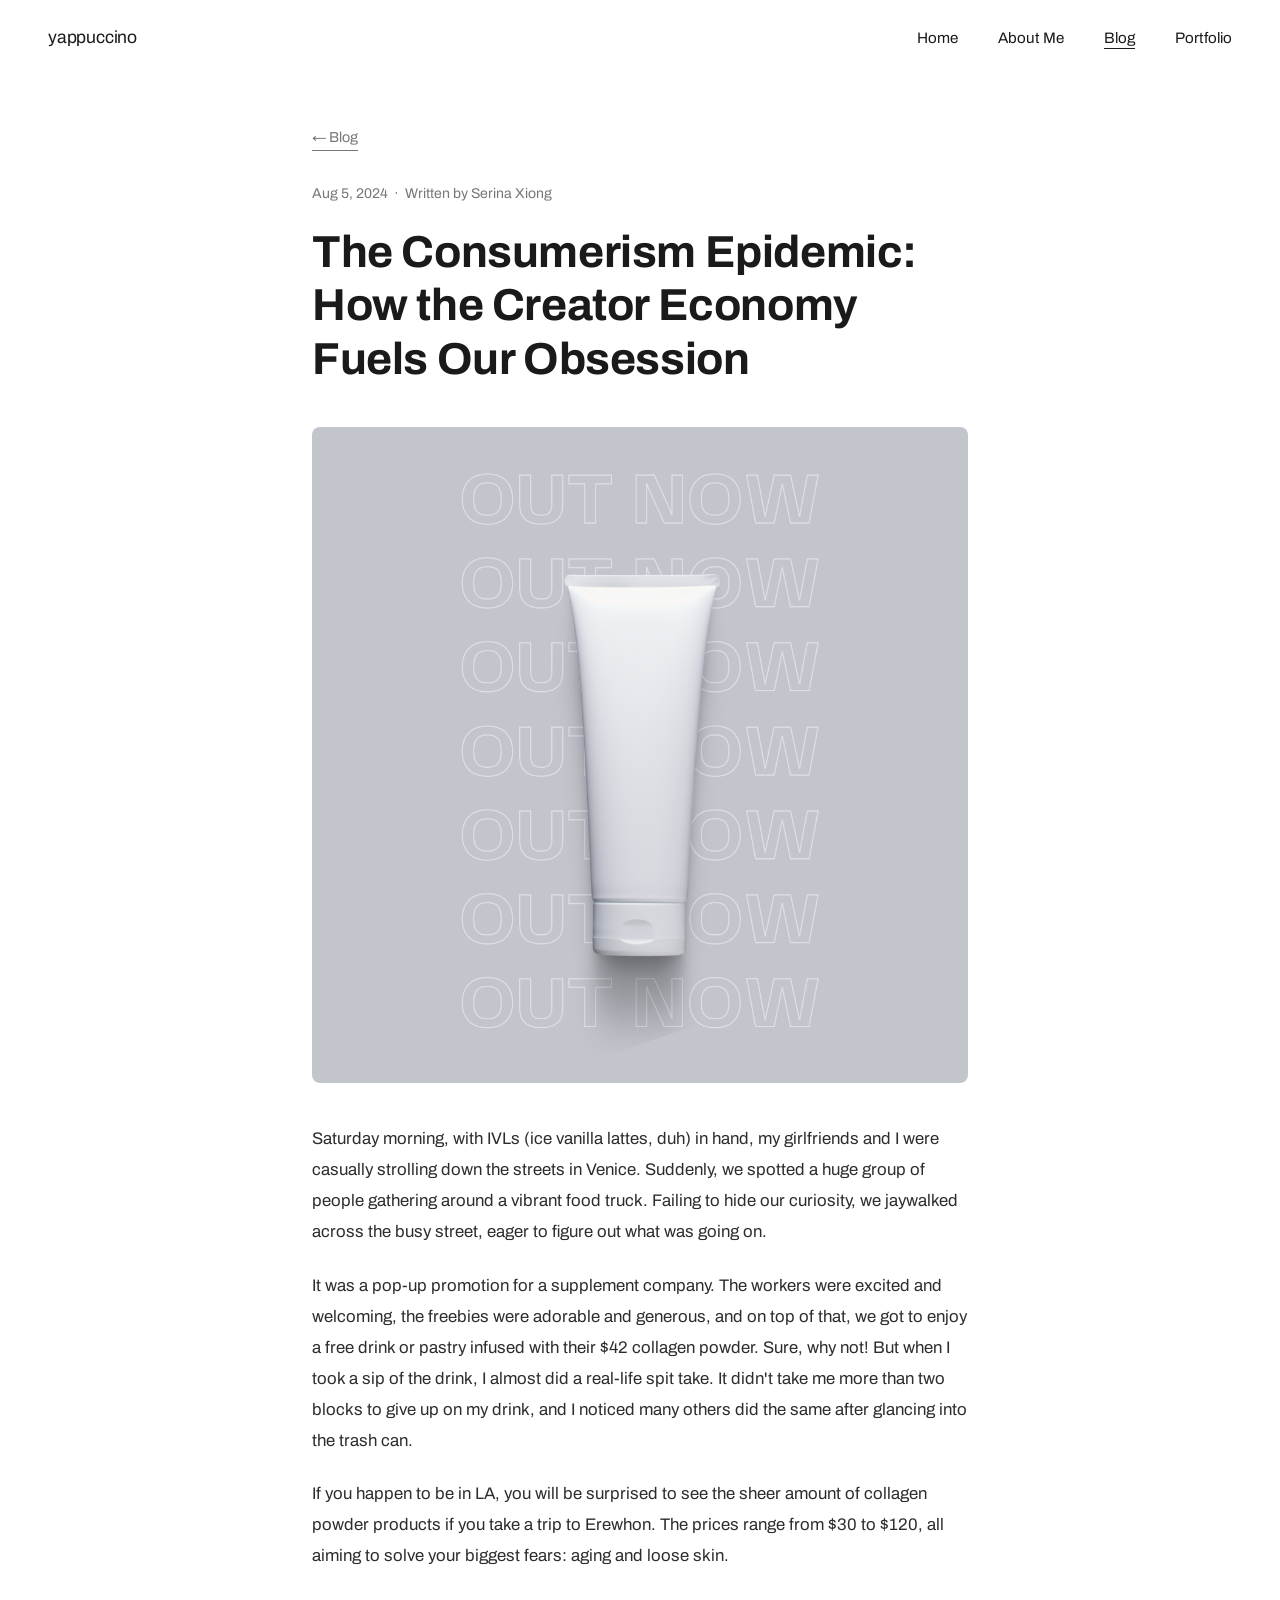
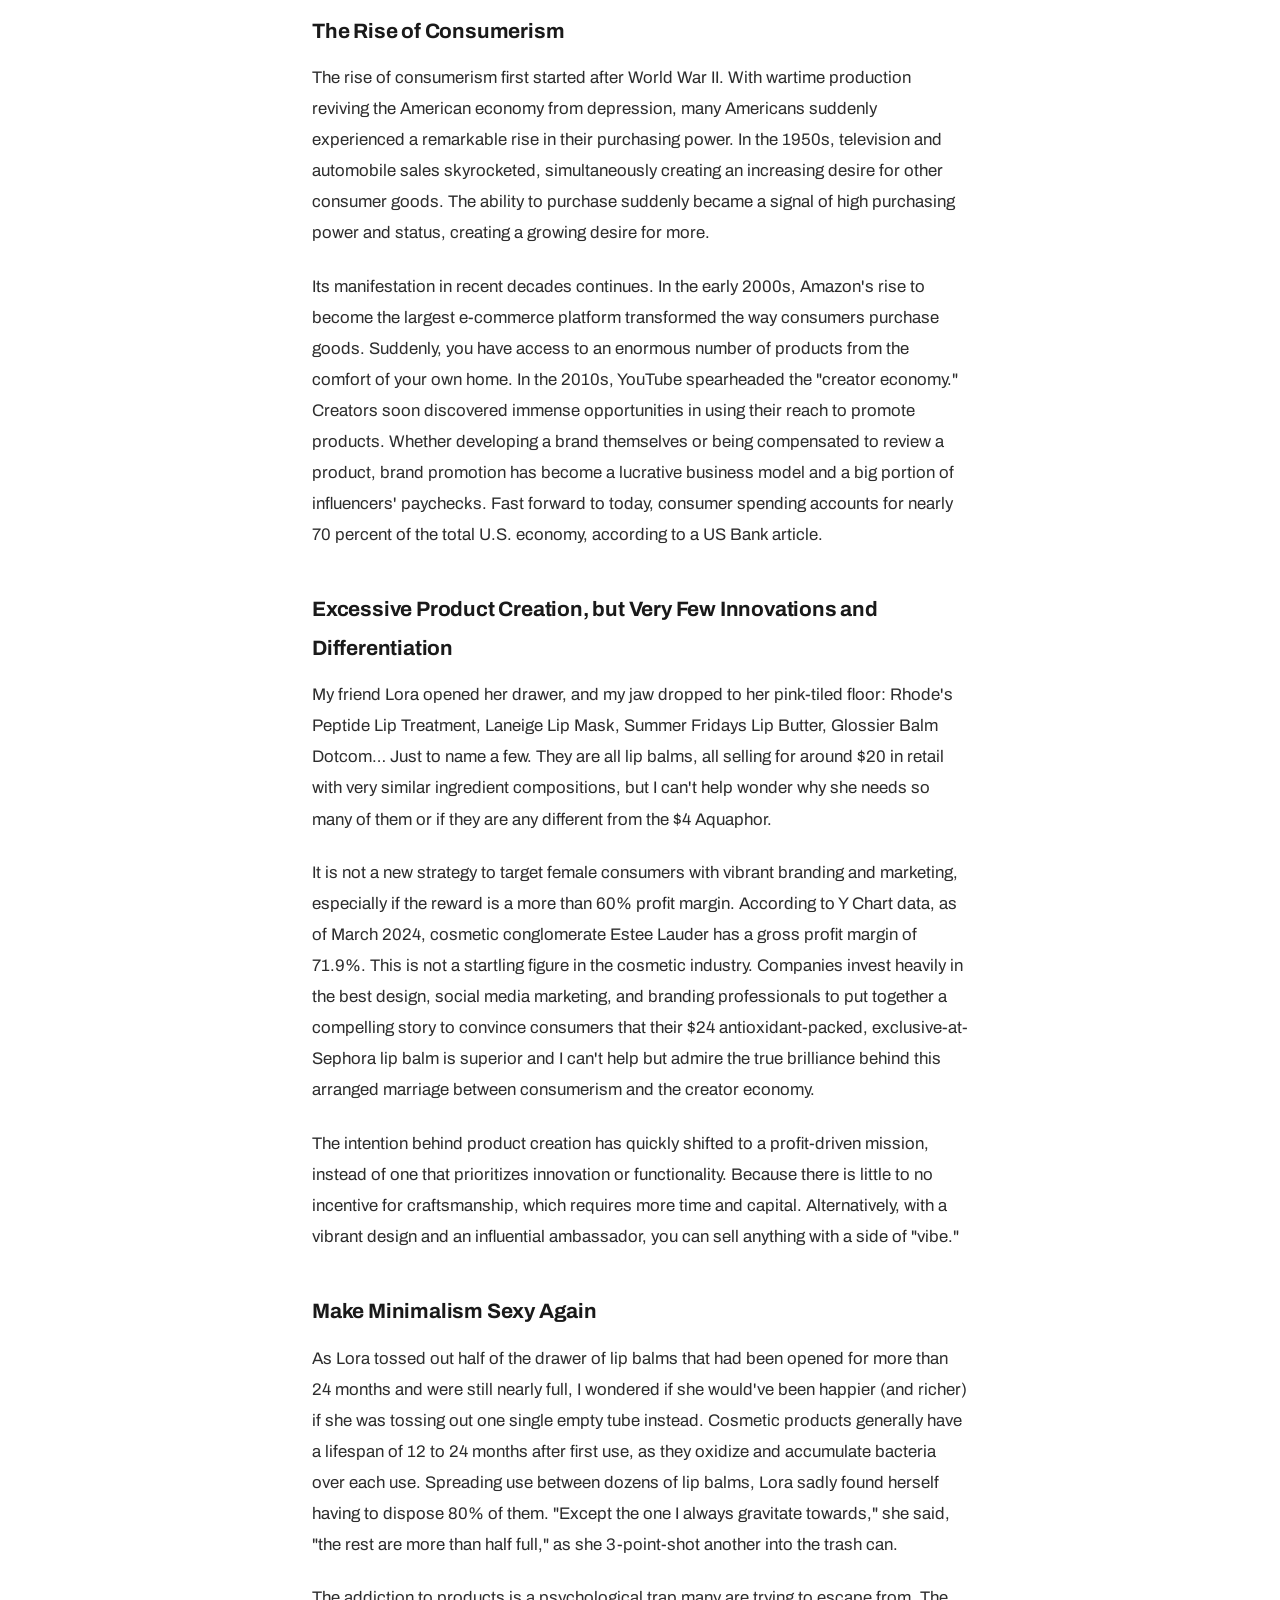
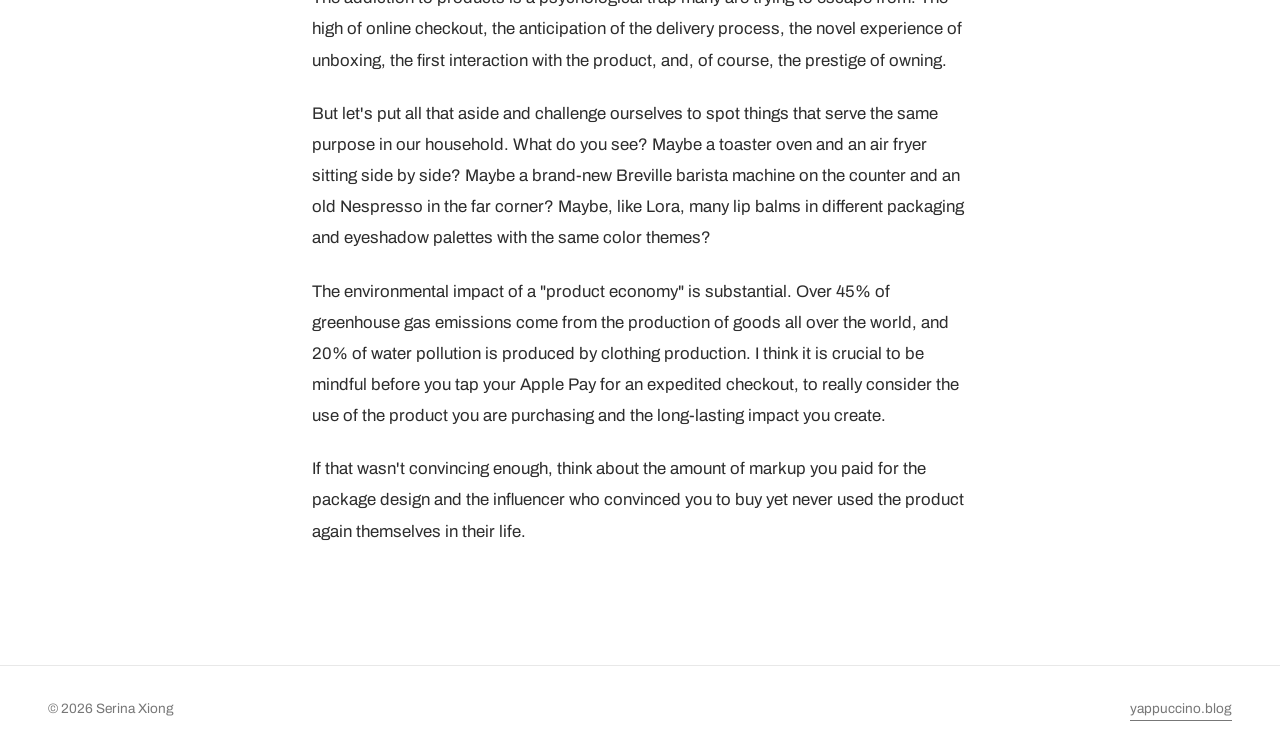
<file: post-consumerism.html>
<!DOCTYPE html>
<html lang="en">
<head>
  <meta charset="UTF-8" />
  <meta name="viewport" content="width=device-width, initial-scale=1.0" />
  <title>The Consumerism Epidemic &mdash; yappuccino</title>
  <link rel="stylesheet" href="style.css" />
  <link href="https://fonts.googleapis.com/css2?family=Archivo:wght@400;500;600;700&family=Fredoka+One&display=swap" rel="stylesheet" />
</head>
<body>

  <header>
    <nav>
      <a href="index.html" class="logo">yappuccino</a>
      <ul>
        <li><a href="index.html">Home</a></li>
        <li><a href="about.html">About Me</a></li>
        <li><a href="blog.html" class="active">Blog</a></li>
        <li><a href="portfolio.html">Portfolio</a></li>
      </ul>
    </nav>
  </header>

  <main>
    <article class="post-page">
      <a href="blog.html" class="post-back">&larr; Blog</a>

      <div class="post-meta">Aug 5, 2024 &nbsp;&middot;&nbsp; Written by Serina Xiong</div>
      <h1>The Consumerism Epidemic: How the Creator Economy Fuels Our Obsession</h1>

      <img src="img-consumerism.webp" alt="The Consumerism Epidemic" class="post-hero" />

      <div class="post-body">
        <p>Saturday morning, with IVLs (ice vanilla lattes, duh) in hand, my girlfriends and I were casually strolling down the streets in Venice. Suddenly, we spotted a huge group of people gathering around a vibrant food truck. Failing to hide our curiosity, we jaywalked across the busy street, eager to figure out what was going on.</p>
        <p>It was a pop-up promotion for a supplement company. The workers were excited and welcoming, the freebies were adorable and generous, and on top of that, we got to enjoy a free drink or pastry infused with their $42 collagen powder. Sure, why not! But when I took a sip of the drink, I almost did a real-life spit take. It didn't take me more than two blocks to give up on my drink, and I noticed many others did the same after glancing into the trash can.</p>
        <p>If you happen to be in LA, you will be surprised to see the sheer amount of collagen powder products if you take a trip to Erewhon. The prices range from $30 to $120, all aiming to solve your biggest fears: aging and loose skin.</p>

        <h2>The Rise of Consumerism</h2>
        <p>The rise of consumerism first started after World War II. With wartime production reviving the American economy from depression, many Americans suddenly experienced a remarkable rise in their purchasing power. In the 1950s, television and automobile sales skyrocketed, simultaneously creating an increasing desire for other consumer goods. The ability to purchase suddenly became a signal of high purchasing power and status, creating a growing desire for more.</p>
        <p>Its manifestation in recent decades continues. In the early 2000s, Amazon's rise to become the largest e-commerce platform transformed the way consumers purchase goods. Suddenly, you have access to an enormous number of products from the comfort of your own home. In the 2010s, YouTube spearheaded the "creator economy." Creators soon discovered immense opportunities in using their reach to promote products. Whether developing a brand themselves or being compensated to review a product, brand promotion has become a lucrative business model and a big portion of influencers' paychecks. Fast forward to today, consumer spending accounts for nearly 70 percent of the total U.S. economy, according to a US Bank article.</p>

        <h2>Excessive Product Creation, but Very Few Innovations and Differentiation</h2>
        <p>My friend Lora opened her drawer, and my jaw dropped to her pink-tiled floor: Rhode's Peptide Lip Treatment, Laneige Lip Mask, Summer Fridays Lip Butter, Glossier Balm Dotcom… Just to name a few. They are all lip balms, all selling for around $20 in retail with very similar ingredient compositions, but I can't help wonder why she needs so many of them or if they are any different from the $4 Aquaphor.</p>
        <p>It is not a new strategy to target female consumers with vibrant branding and marketing, especially if the reward is a more than 60% profit margin. According to Y Chart data, as of March 2024, cosmetic conglomerate Estee Lauder has a gross profit margin of 71.9%. This is not a startling figure in the cosmetic industry. Companies invest heavily in the best design, social media marketing, and branding professionals to put together a compelling story to convince consumers that their $24 antioxidant-packed, exclusive-at-Sephora lip balm is superior and I can't help but admire the true brilliance behind this arranged marriage between consumerism and the creator economy.</p>
        <p>The intention behind product creation has quickly shifted to a profit-driven mission, instead of one that prioritizes innovation or functionality. Because there is little to no incentive for craftsmanship, which requires more time and capital. Alternatively, with a vibrant design and an influential ambassador, you can sell anything with a side of "vibe."</p>

        <h2>Make Minimalism Sexy Again</h2>
        <p>As Lora tossed out half of the drawer of lip balms that had been opened for more than 24 months and were still nearly full, I wondered if she would've been happier (and richer) if she was tossing out one single empty tube instead. Cosmetic products generally have a lifespan of 12 to 24 months after first use, as they oxidize and accumulate bacteria over each use. Spreading use between dozens of lip balms, Lora sadly found herself having to dispose 80% of them. "Except the one I always gravitate towards," she said, "the rest are more than half full," as she 3-point-shot another into the trash can.</p>
        <p>The addiction to products is a psychological trap many are trying to escape from. The high of online checkout, the anticipation of the delivery process, the novel experience of unboxing, the first interaction with the product, and, of course, the prestige of owning.</p>
        <p>But let's put all that aside and challenge ourselves to spot things that serve the same purpose in our household. What do you see? Maybe a toaster oven and an air fryer sitting side by side? Maybe a brand-new Breville barista machine on the counter and an old Nespresso in the far corner? Maybe, like Lora, many lip balms in different packaging and eyeshadow palettes with the same color themes?</p>
        <p>The environmental impact of a "product economy" is substantial. Over 45% of greenhouse gas emissions come from the production of goods all over the world, and 20% of water pollution is produced by clothing production. I think it is crucial to be mindful before you tap your Apple Pay for an expedited checkout, to really consider the use of the product you are purchasing and the long-lasting impact you create.</p>
        <p>If that wasn't convincing enough, think about the amount of markup you paid for the package design and the influencer who convinced you to buy yet never used the product again themselves in their life.</p>
      </div>
    </article>
  </main>

  <footer>
    <span>&copy; 2026 Serina Xiong</span>
    <a href="https://www.yappuccino.blog" target="_blank">yappuccino.blog</a>
  </footer>

</body>
</html>
</file>
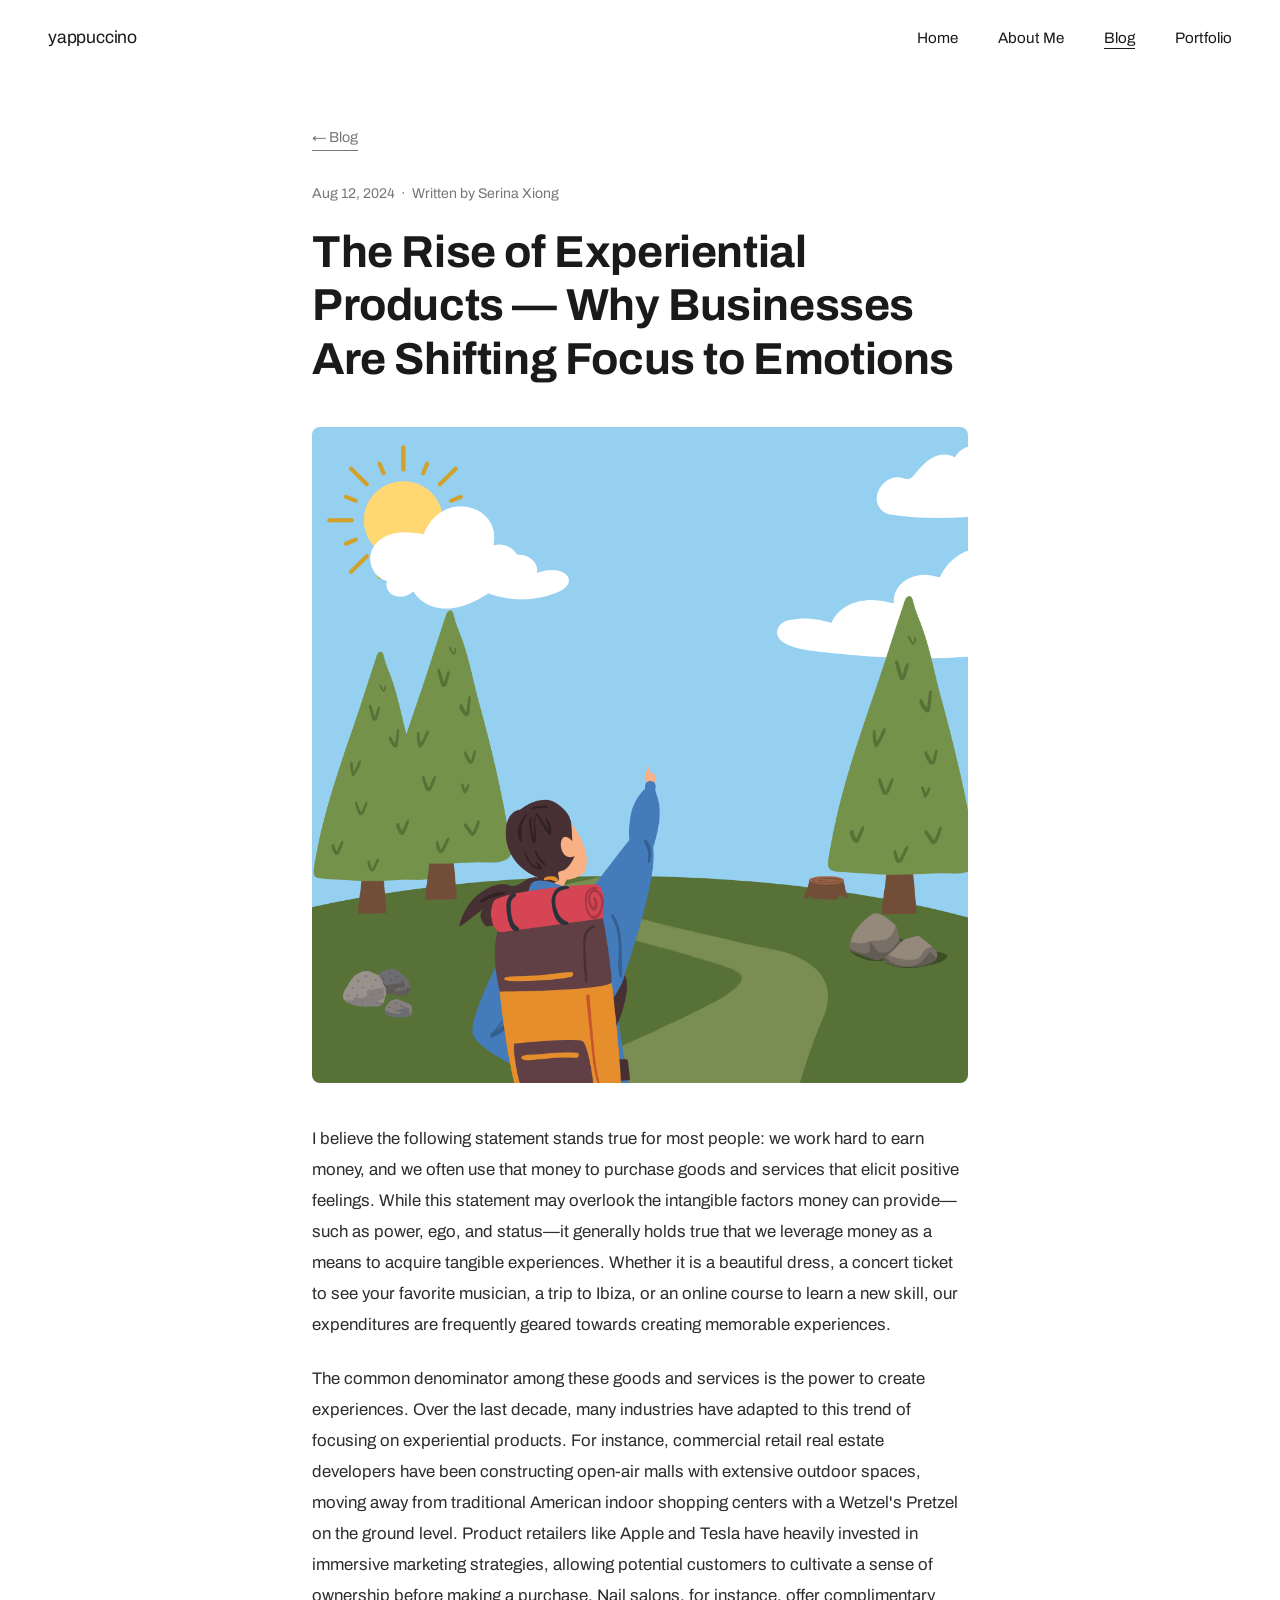
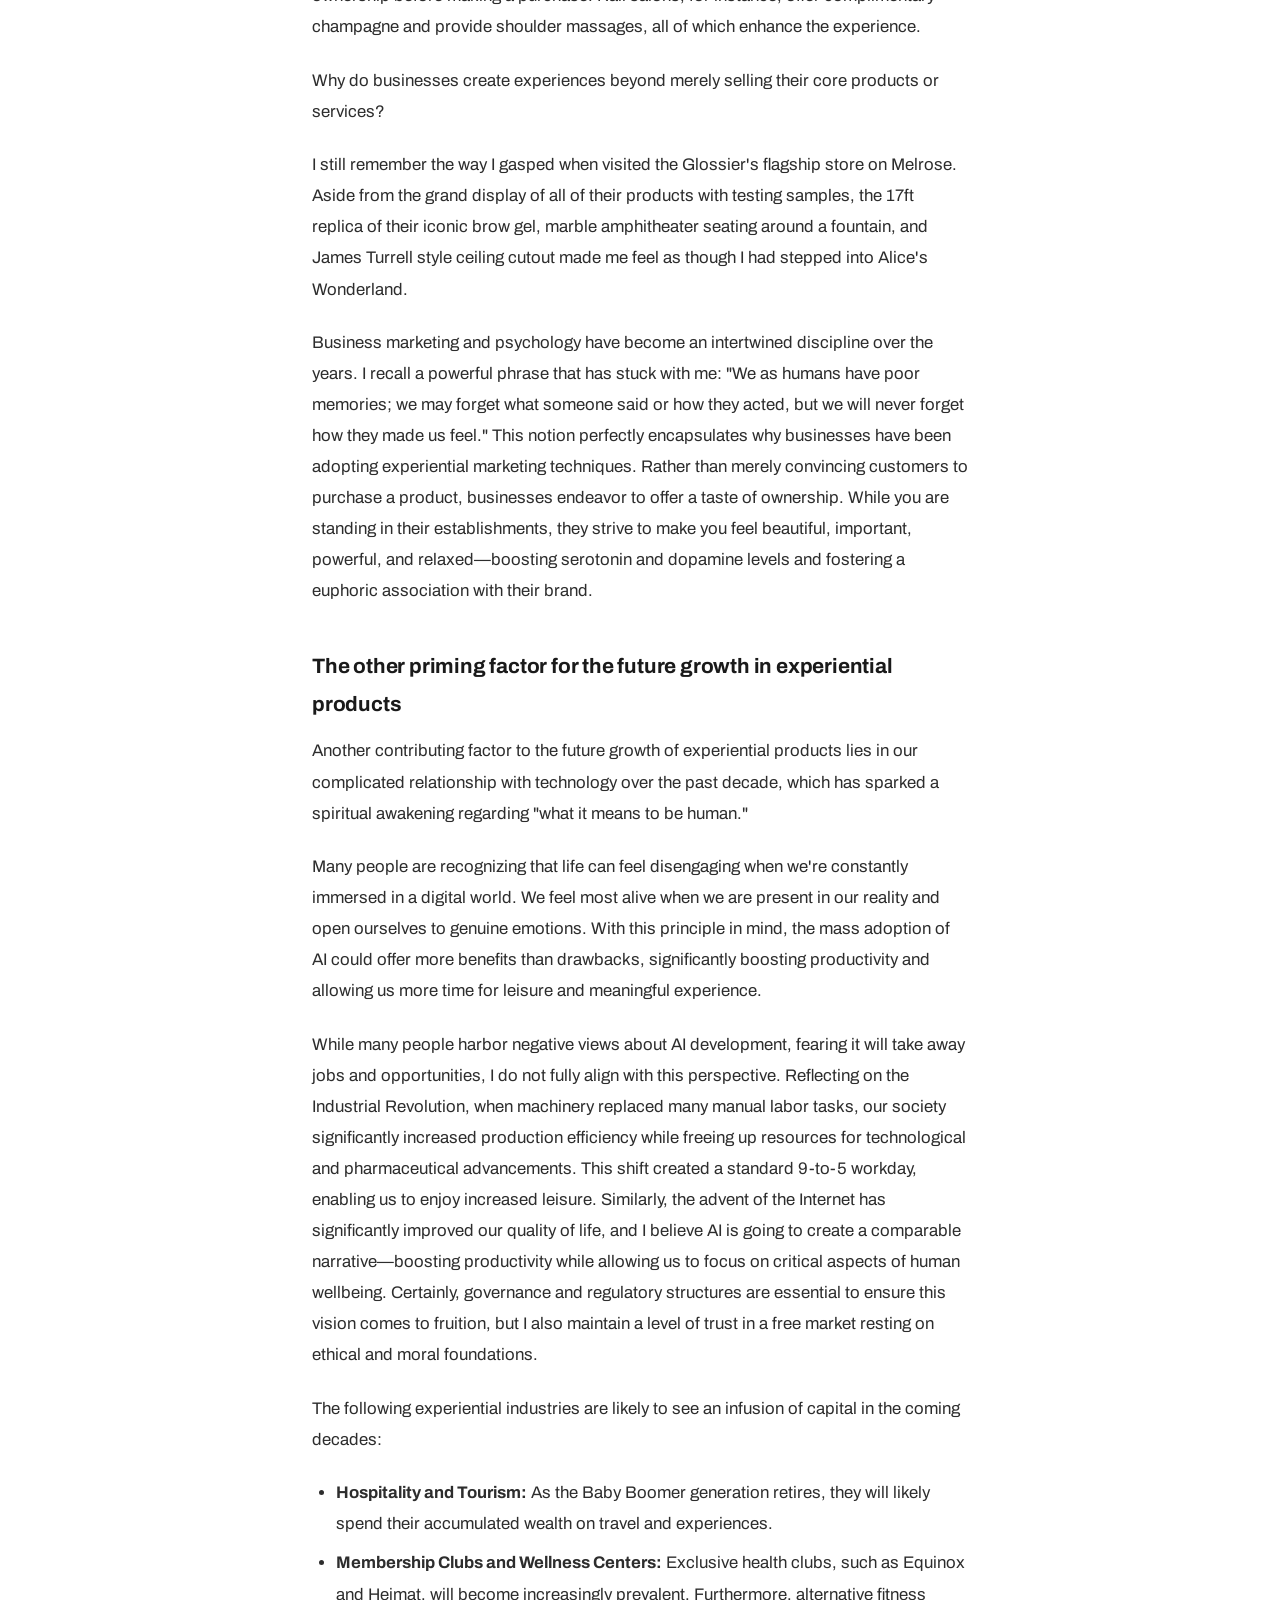
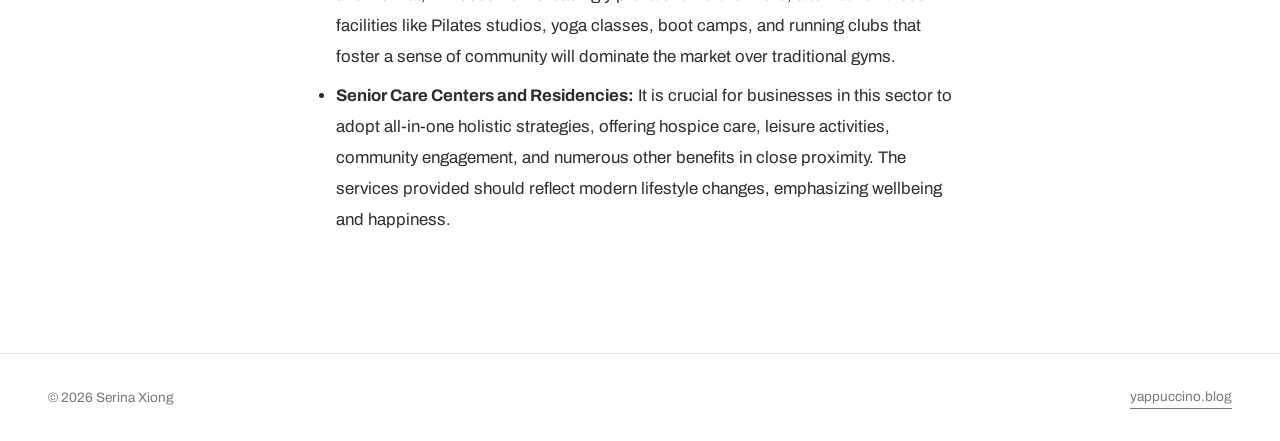
<file: post-experiential.html>
<!DOCTYPE html>
<html lang="en">
<head>
  <meta charset="UTF-8" />
  <meta name="viewport" content="width=device-width, initial-scale=1.0" />
  <title>The Rise of Experiential Products &mdash; yappuccino</title>
  <link rel="stylesheet" href="style.css" />
  <link href="https://fonts.googleapis.com/css2?family=Archivo:wght@400;500;600;700&family=Fredoka+One&display=swap" rel="stylesheet" />
</head>
<body>

  <header>
    <nav>
      <a href="index.html" class="logo">yappuccino</a>
      <ul>
        <li><a href="index.html">Home</a></li>
        <li><a href="about.html">About Me</a></li>
        <li><a href="blog.html" class="active">Blog</a></li>
        <li><a href="portfolio.html">Portfolio</a></li>
      </ul>
    </nav>
  </header>

  <main>
    <article class="post-page">
      <a href="blog.html" class="post-back">&larr; Blog</a>

      <div class="post-meta">Aug 12, 2024 &nbsp;&middot;&nbsp; Written by Serina Xiong</div>
      <h1>The Rise of Experiential Products &mdash; Why Businesses Are Shifting Focus to Emotions</h1>

      <img src="img-experiential.webp" alt="The Rise of Experiential Products" class="post-hero" />

      <div class="post-body">
        <p>I believe the following statement stands true for most people: we work hard to earn money, and we often use that money to purchase goods and services that elicit positive feelings. While this statement may overlook the intangible factors money can provide—such as power, ego, and status—it generally holds true that we leverage money as a means to acquire tangible experiences. Whether it is a beautiful dress, a concert ticket to see your favorite musician, a trip to Ibiza, or an online course to learn a new skill, our expenditures are frequently geared towards creating memorable experiences.</p>
        <p>The common denominator among these goods and services is the power to create experiences. Over the last decade, many industries have adapted to this trend of focusing on experiential products. For instance, commercial retail real estate developers have been constructing open-air malls with extensive outdoor spaces, moving away from traditional American indoor shopping centers with a Wetzel's Pretzel on the ground level. Product retailers like Apple and Tesla have heavily invested in immersive marketing strategies, allowing potential customers to cultivate a sense of ownership before making a purchase. Nail salons, for instance, offer complimentary champagne and provide shoulder massages, all of which enhance the experience.</p>
        <p>Why do businesses create experiences beyond merely selling their core products or services?</p>
        <p>I still remember the way I gasped when visited the Glossier's flagship store on Melrose. Aside from the grand display of all of their products with testing samples, the 17ft replica of their iconic brow gel, marble amphitheater seating around a fountain, and James Turrell style ceiling cutout made me feel as though I had stepped into Alice's Wonderland.</p>
        <p>Business marketing and psychology have become an intertwined discipline over the years. I recall a powerful phrase that has stuck with me: "We as humans have poor memories; we may forget what someone said or how they acted, but we will never forget how they made us feel." This notion perfectly encapsulates why businesses have been adopting experiential marketing techniques. Rather than merely convincing customers to purchase a product, businesses endeavor to offer a taste of ownership. While you are standing in their establishments, they strive to make you feel beautiful, important, powerful, and relaxed—boosting serotonin and dopamine levels and fostering a euphoric association with their brand.</p>

        <h2>The other priming factor for the future growth in experiential products</h2>
        <p>Another contributing factor to the future growth of experiential products lies in our complicated relationship with technology over the past decade, which has sparked a spiritual awakening regarding "what it means to be human."</p>
        <p>Many people are recognizing that life can feel disengaging when we're constantly immersed in a digital world. We feel most alive when we are present in our reality and open ourselves to genuine emotions. With this principle in mind, the mass adoption of AI could offer more benefits than drawbacks, significantly boosting productivity and allowing us more time for leisure and meaningful experience.</p>
        <p>While many people harbor negative views about AI development, fearing it will take away jobs and opportunities, I do not fully align with this perspective. Reflecting on the Industrial Revolution, when machinery replaced many manual labor tasks, our society significantly increased production efficiency while freeing up resources for technological and pharmaceutical advancements. This shift created a standard 9-to-5 workday, enabling us to enjoy increased leisure. Similarly, the advent of the Internet has significantly improved our quality of life, and I believe AI is going to create a comparable narrative—boosting productivity while allowing us to focus on critical aspects of human wellbeing. Certainly, governance and regulatory structures are essential to ensure this vision comes to fruition, but I also maintain a level of trust in a free market resting on ethical and moral foundations.</p>
        <p>The following experiential industries are likely to see an infusion of capital in the coming decades:</p>
        <ul>
          <li><strong>Hospitality and Tourism:</strong> As the Baby Boomer generation retires, they will likely spend their accumulated wealth on travel and experiences.</li>
          <li><strong>Membership Clubs and Wellness Centers:</strong> Exclusive health clubs, such as Equinox and Heimat, will become increasingly prevalent. Furthermore, alternative fitness facilities like Pilates studios, yoga classes, boot camps, and running clubs that foster a sense of community will dominate the market over traditional gyms.</li>
          <li><strong>Senior Care Centers and Residencies:</strong> It is crucial for businesses in this sector to adopt all-in-one holistic strategies, offering hospice care, leisure activities, community engagement, and numerous other benefits in close proximity. The services provided should reflect modern lifestyle changes, emphasizing wellbeing and happiness.</li>
        </ul>
      </div>
    </article>
  </main>

  <footer>
    <span>&copy; 2026 Serina Xiong</span>
    <a href="https://www.yappuccino.blog" target="_blank">yappuccino.blog</a>
  </footer>

</body>
</html>
</file>
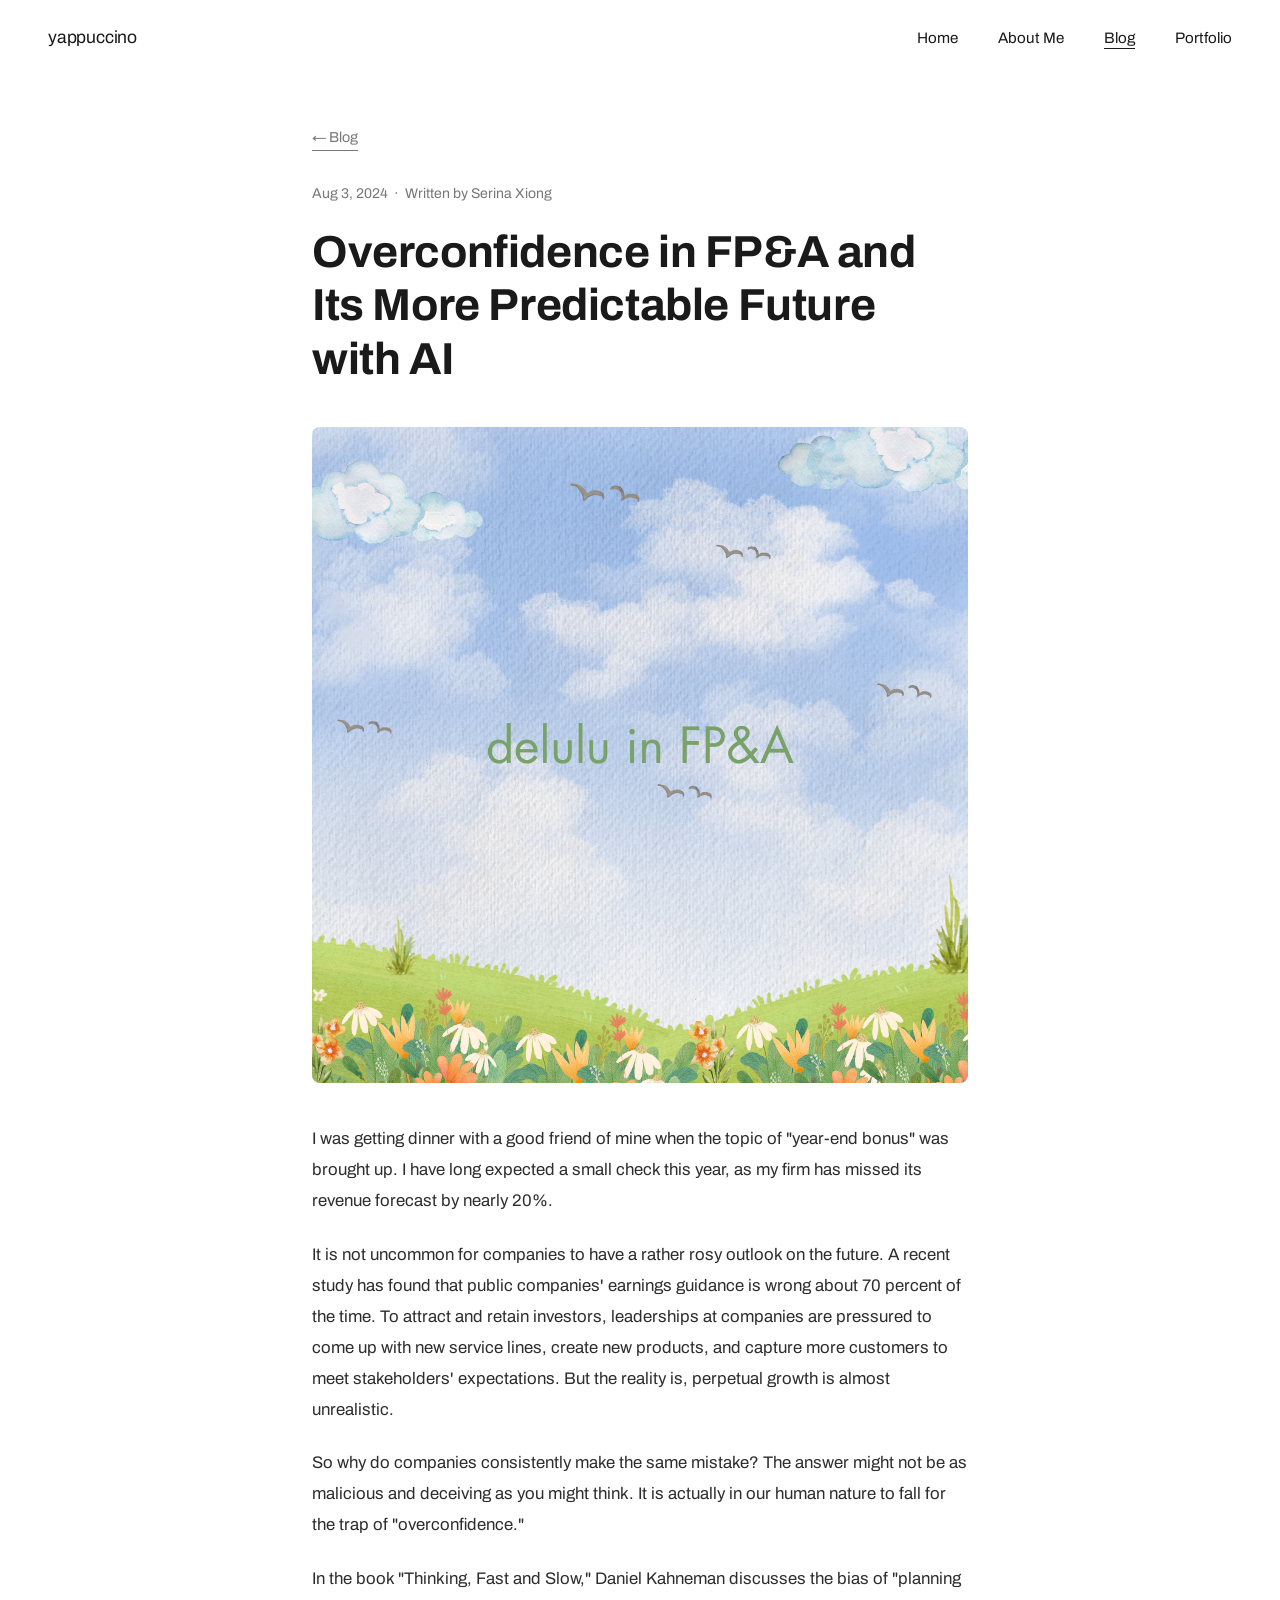
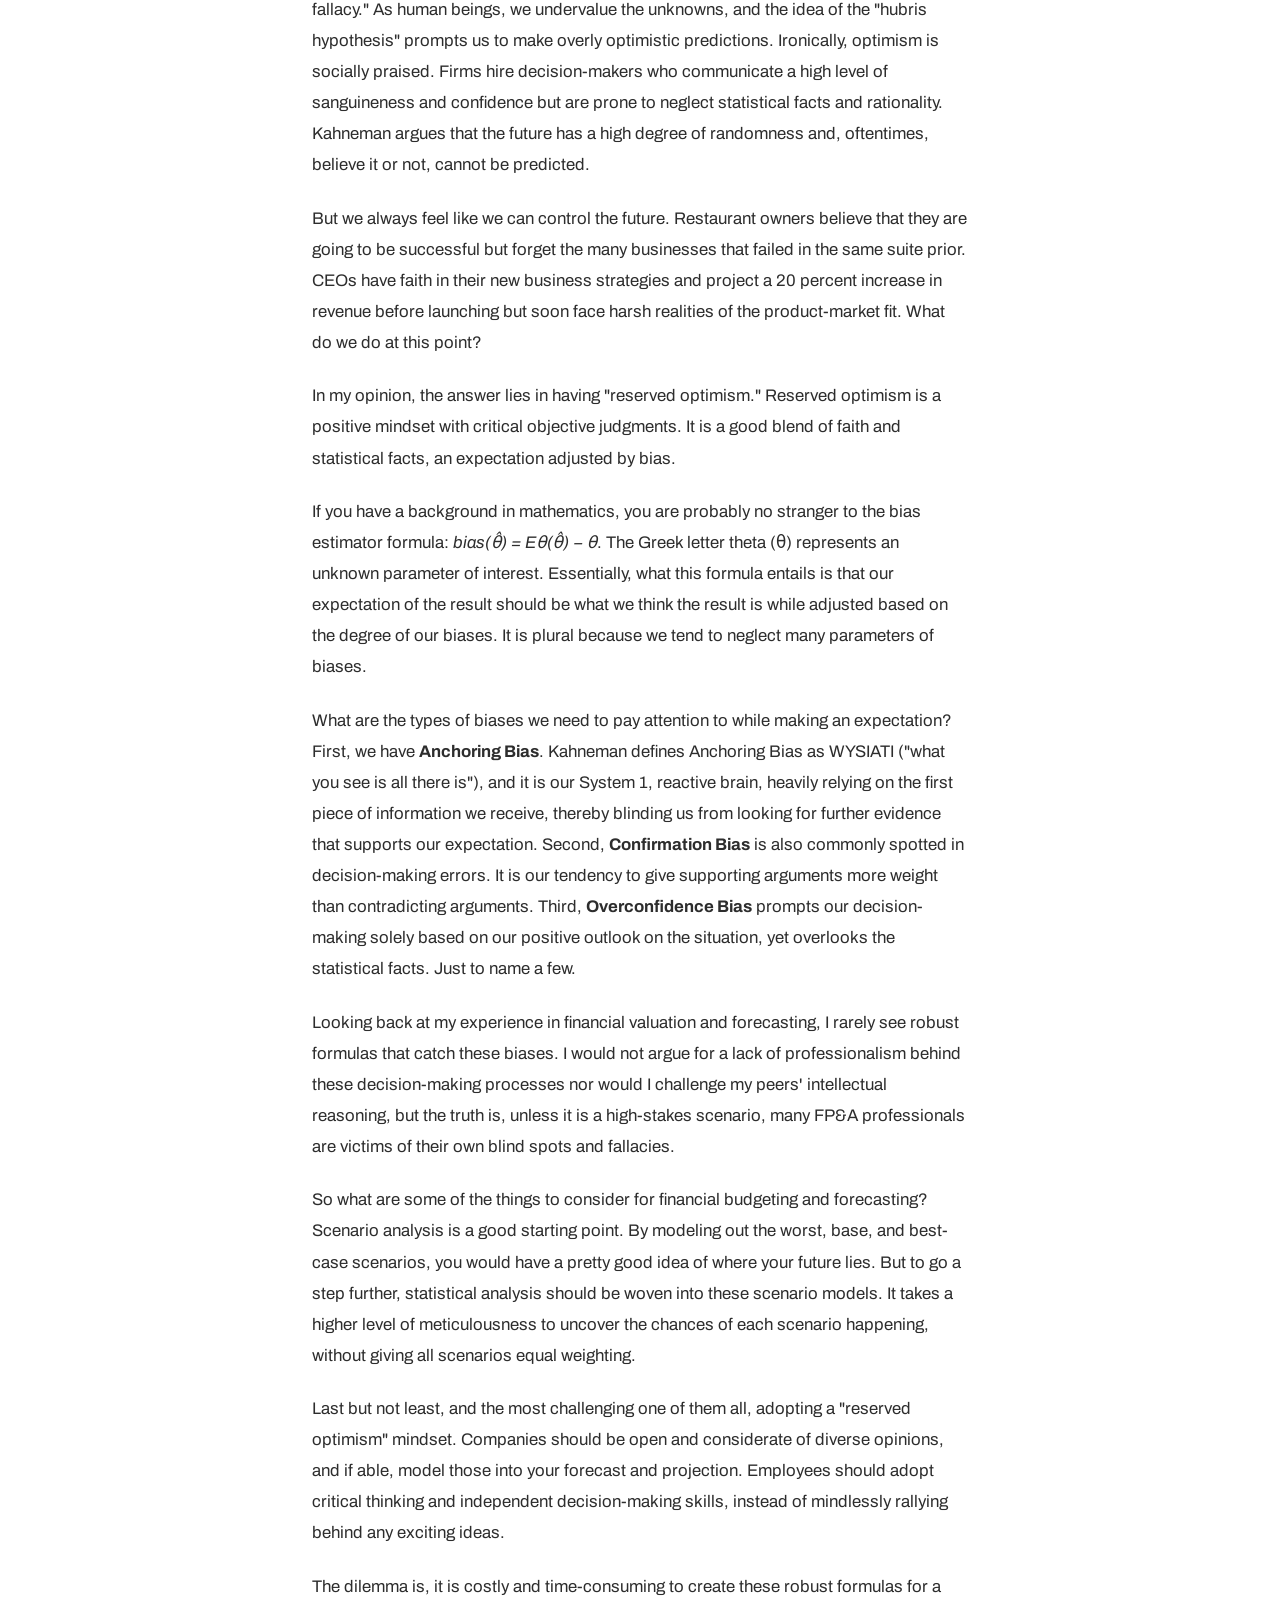
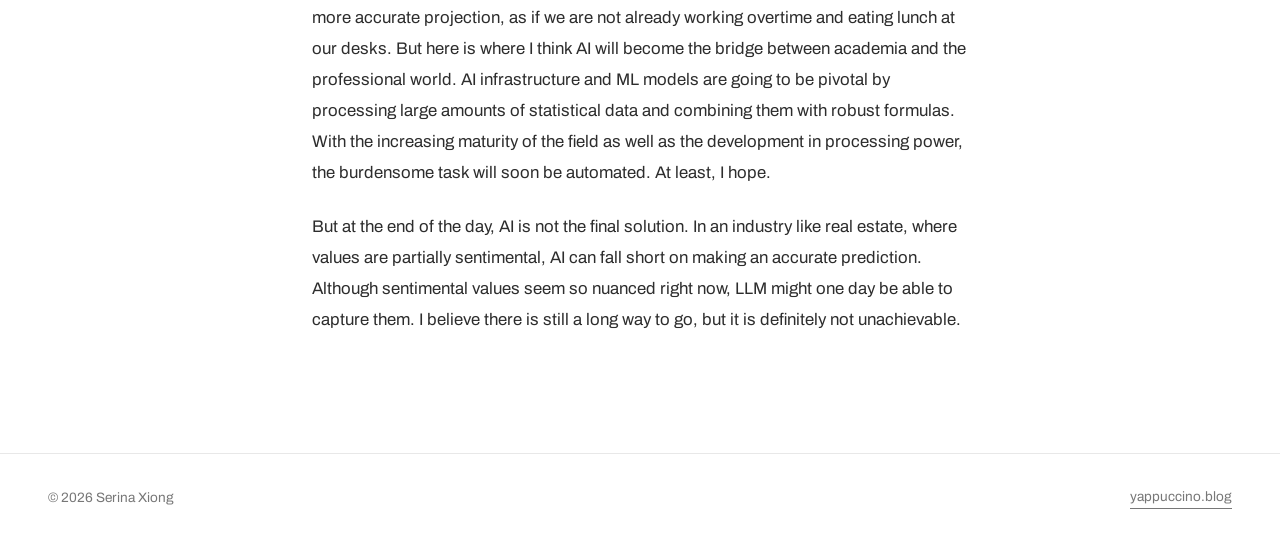
<file: post-fpanda.html>
<!DOCTYPE html>
<html lang="en">
<head>
  <meta charset="UTF-8" />
  <meta name="viewport" content="width=device-width, initial-scale=1.0" />
  <title>Overconfidence in FP&amp;A &mdash; yappuccino</title>
  <link rel="stylesheet" href="style.css" />
  <link href="https://fonts.googleapis.com/css2?family=Archivo:wght@400;500;600;700&family=Fredoka+One&display=swap" rel="stylesheet" />
</head>
<body>

  <header>
    <nav>
      <a href="index.html" class="logo">yappuccino</a>
      <ul>
        <li><a href="index.html">Home</a></li>
        <li><a href="about.html">About Me</a></li>
        <li><a href="blog.html" class="active">Blog</a></li>
        <li><a href="portfolio.html">Portfolio</a></li>
      </ul>
    </nav>
  </header>

  <main>
    <article class="post-page">
      <a href="blog.html" class="post-back">&larr; Blog</a>

      <div class="post-meta">Aug 3, 2024 &nbsp;&middot;&nbsp; Written by Serina Xiong</div>
      <h1>Overconfidence in FP&amp;A and Its More Predictable Future with AI</h1>

      <img src="img-fpanda.webp" alt="Overconfidence in FP&A" class="post-hero" />

      <div class="post-body">
        <p>I was getting dinner with a good friend of mine when the topic of "year-end bonus" was brought up. I have long expected a small check this year, as my firm has missed its revenue forecast by nearly 20%.</p>
        <p>It is not uncommon for companies to have a rather rosy outlook on the future. A recent study has found that public companies' earnings guidance is wrong about 70 percent of the time. To attract and retain investors, leaderships at companies are pressured to come up with new service lines, create new products, and capture more customers to meet stakeholders' expectations. But the reality is, perpetual growth is almost unrealistic.</p>
        <p>So why do companies consistently make the same mistake? The answer might not be as malicious and deceiving as you might think. It is actually in our human nature to fall for the trap of "overconfidence."</p>
        <p>In the book "Thinking, Fast and Slow," Daniel Kahneman discusses the bias of "planning fallacy." As human beings, we undervalue the unknowns, and the idea of the "hubris hypothesis" prompts us to make overly optimistic predictions. Ironically, optimism is socially praised. Firms hire decision-makers who communicate a high level of sanguineness and confidence but are prone to neglect statistical facts and rationality. Kahneman argues that the future has a high degree of randomness and, oftentimes, believe it or not, cannot be predicted.</p>
        <p>But we always feel like we can control the future. Restaurant owners believe that they are going to be successful but forget the many businesses that failed in the same suite prior. CEOs have faith in their new business strategies and project a 20 percent increase in revenue before launching but soon face harsh realities of the product-market fit. What do we do at this point?</p>
        <p>In my opinion, the answer lies in having "reserved optimism." Reserved optimism is a positive mindset with critical objective judgments. It is a good blend of faith and statistical facts, an expectation adjusted by bias.</p>
        <p>If you have a background in mathematics, you are probably no stranger to the bias estimator formula: <em>bias(θ̂) = Eθ(θ̂) − θ</em>. The Greek letter theta (θ) represents an unknown parameter of interest. Essentially, what this formula entails is that our expectation of the result should be what we think the result is while adjusted based on the degree of our biases. It is plural because we tend to neglect many parameters of biases.</p>
        <p>What are the types of biases we need to pay attention to while making an expectation? First, we have <strong>Anchoring Bias</strong>. Kahneman defines Anchoring Bias as WYSIATI ("what you see is all there is"), and it is our System 1, reactive brain, heavily relying on the first piece of information we receive, thereby blinding us from looking for further evidence that supports our expectation. Second, <strong>Confirmation Bias</strong> is also commonly spotted in decision-making errors. It is our tendency to give supporting arguments more weight than contradicting arguments. Third, <strong>Overconfidence Bias</strong> prompts our decision-making solely based on our positive outlook on the situation, yet overlooks the statistical facts. Just to name a few.</p>
        <p>Looking back at my experience in financial valuation and forecasting, I rarely see robust formulas that catch these biases. I would not argue for a lack of professionalism behind these decision-making processes nor would I challenge my peers' intellectual reasoning, but the truth is, unless it is a high-stakes scenario, many FP&amp;A professionals are victims of their own blind spots and fallacies.</p>
        <p>So what are some of the things to consider for financial budgeting and forecasting? Scenario analysis is a good starting point. By modeling out the worst, base, and best-case scenarios, you would have a pretty good idea of where your future lies. But to go a step further, statistical analysis should be woven into these scenario models. It takes a higher level of meticulousness to uncover the chances of each scenario happening, without giving all scenarios equal weighting.</p>
        <p>Last but not least, and the most challenging one of them all, adopting a "reserved optimism" mindset. Companies should be open and considerate of diverse opinions, and if able, model those into your forecast and projection. Employees should adopt critical thinking and independent decision-making skills, instead of mindlessly rallying behind any exciting ideas.</p>
        <p>The dilemma is, it is costly and time-consuming to create these robust formulas for a more accurate projection, as if we are not already working overtime and eating lunch at our desks. But here is where I think AI will become the bridge between academia and the professional world. AI infrastructure and ML models are going to be pivotal by processing large amounts of statistical data and combining them with robust formulas. With the increasing maturity of the field as well as the development in processing power, the burdensome task will soon be automated. At least, I hope.</p>
        <p>But at the end of the day, AI is not the final solution. In an industry like real estate, where values are partially sentimental, AI can fall short on making an accurate prediction. Although sentimental values seem so nuanced right now, LLM might one day be able to capture them. I believe there is still a long way to go, but it is definitely not unachievable.</p>
      </div>
    </article>
  </main>

  <footer>
    <span>&copy; 2026 Serina Xiong</span>
    <a href="https://www.yappuccino.blog" target="_blank">yappuccino.blog</a>
  </footer>

</body>
</html>
</file>
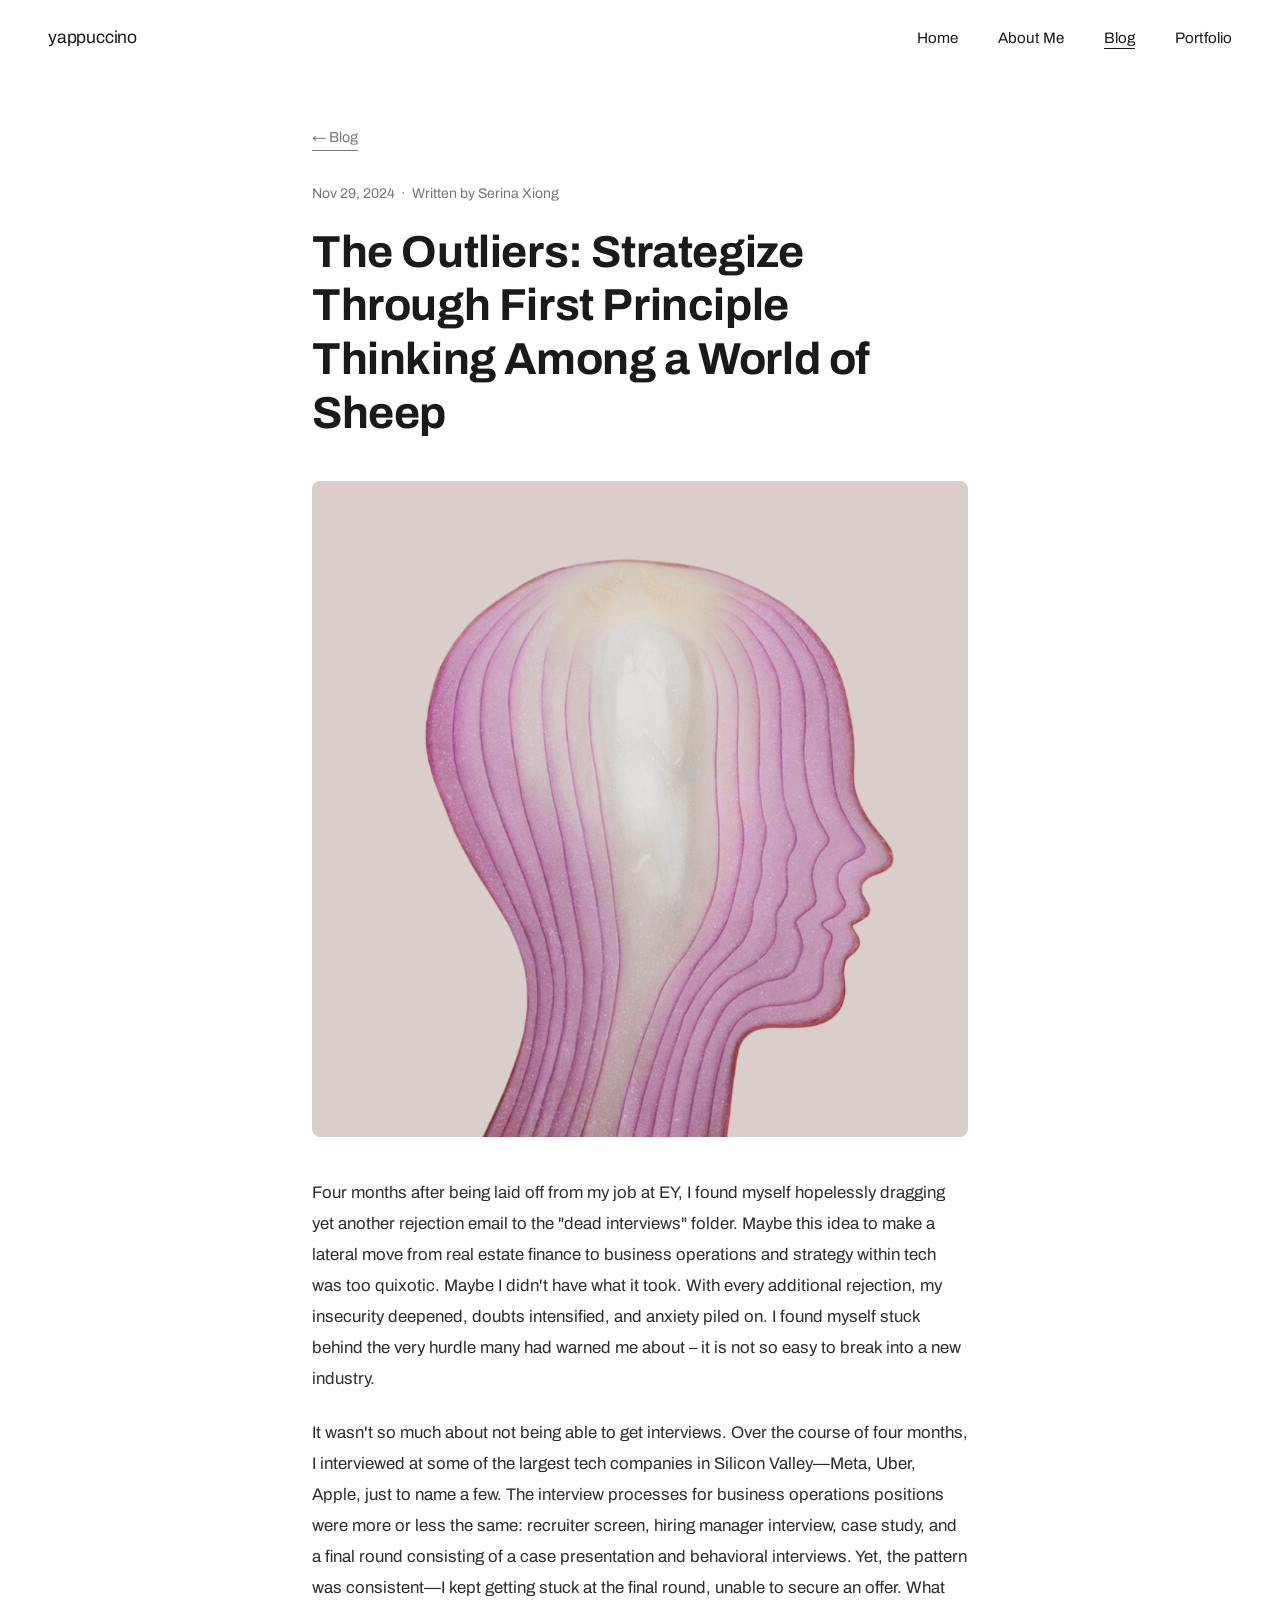
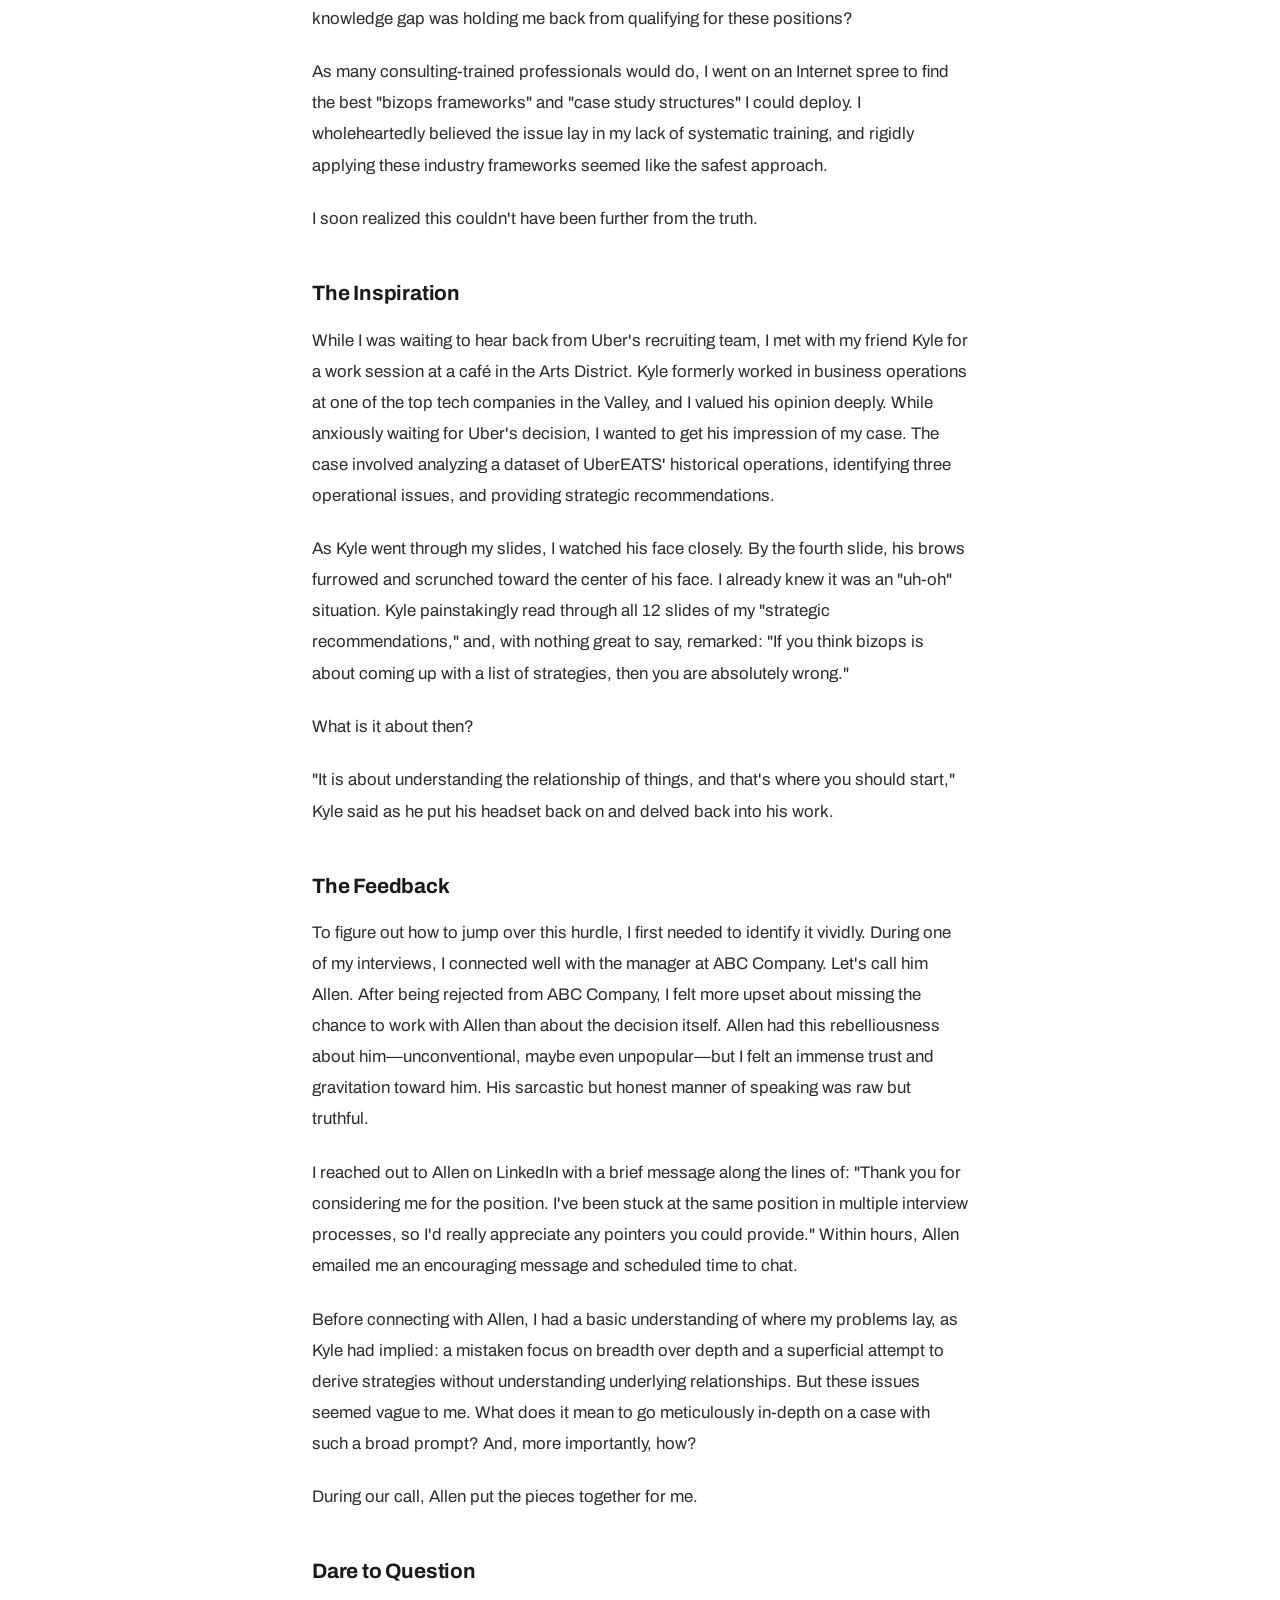
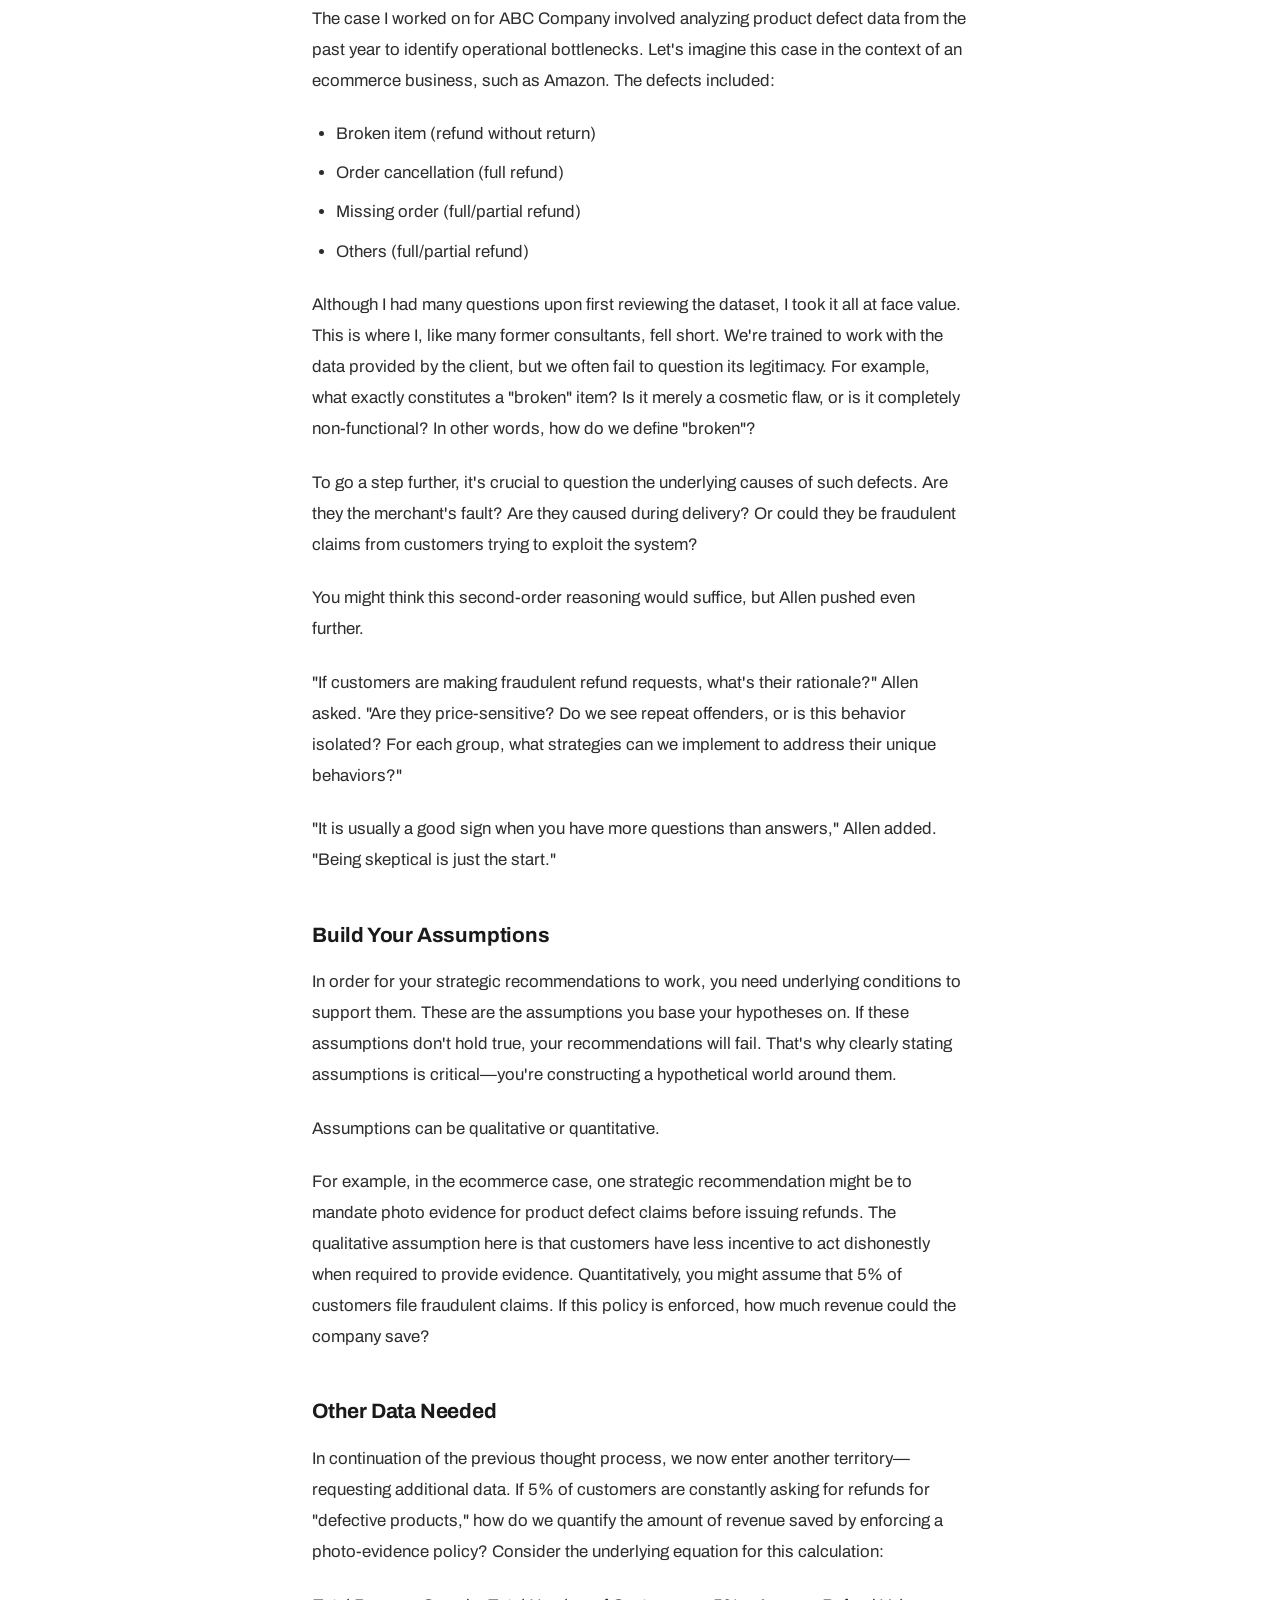
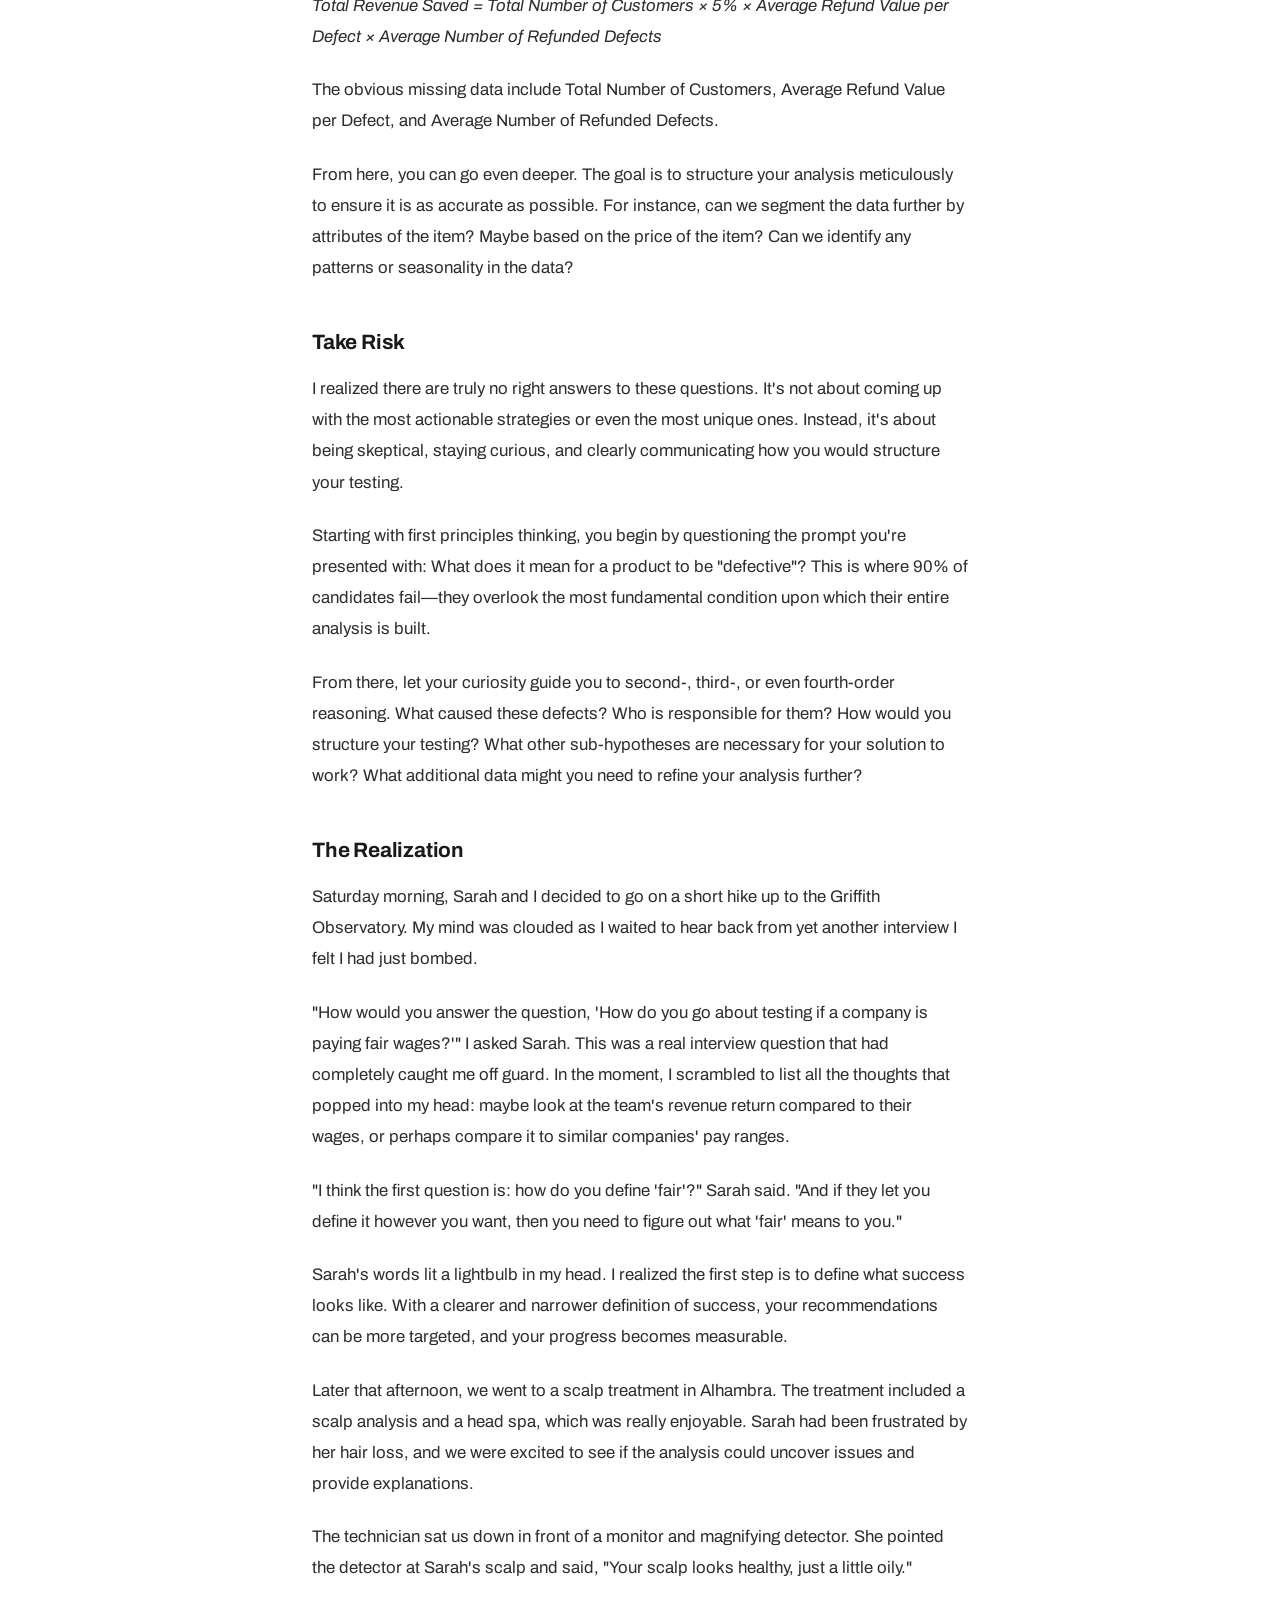
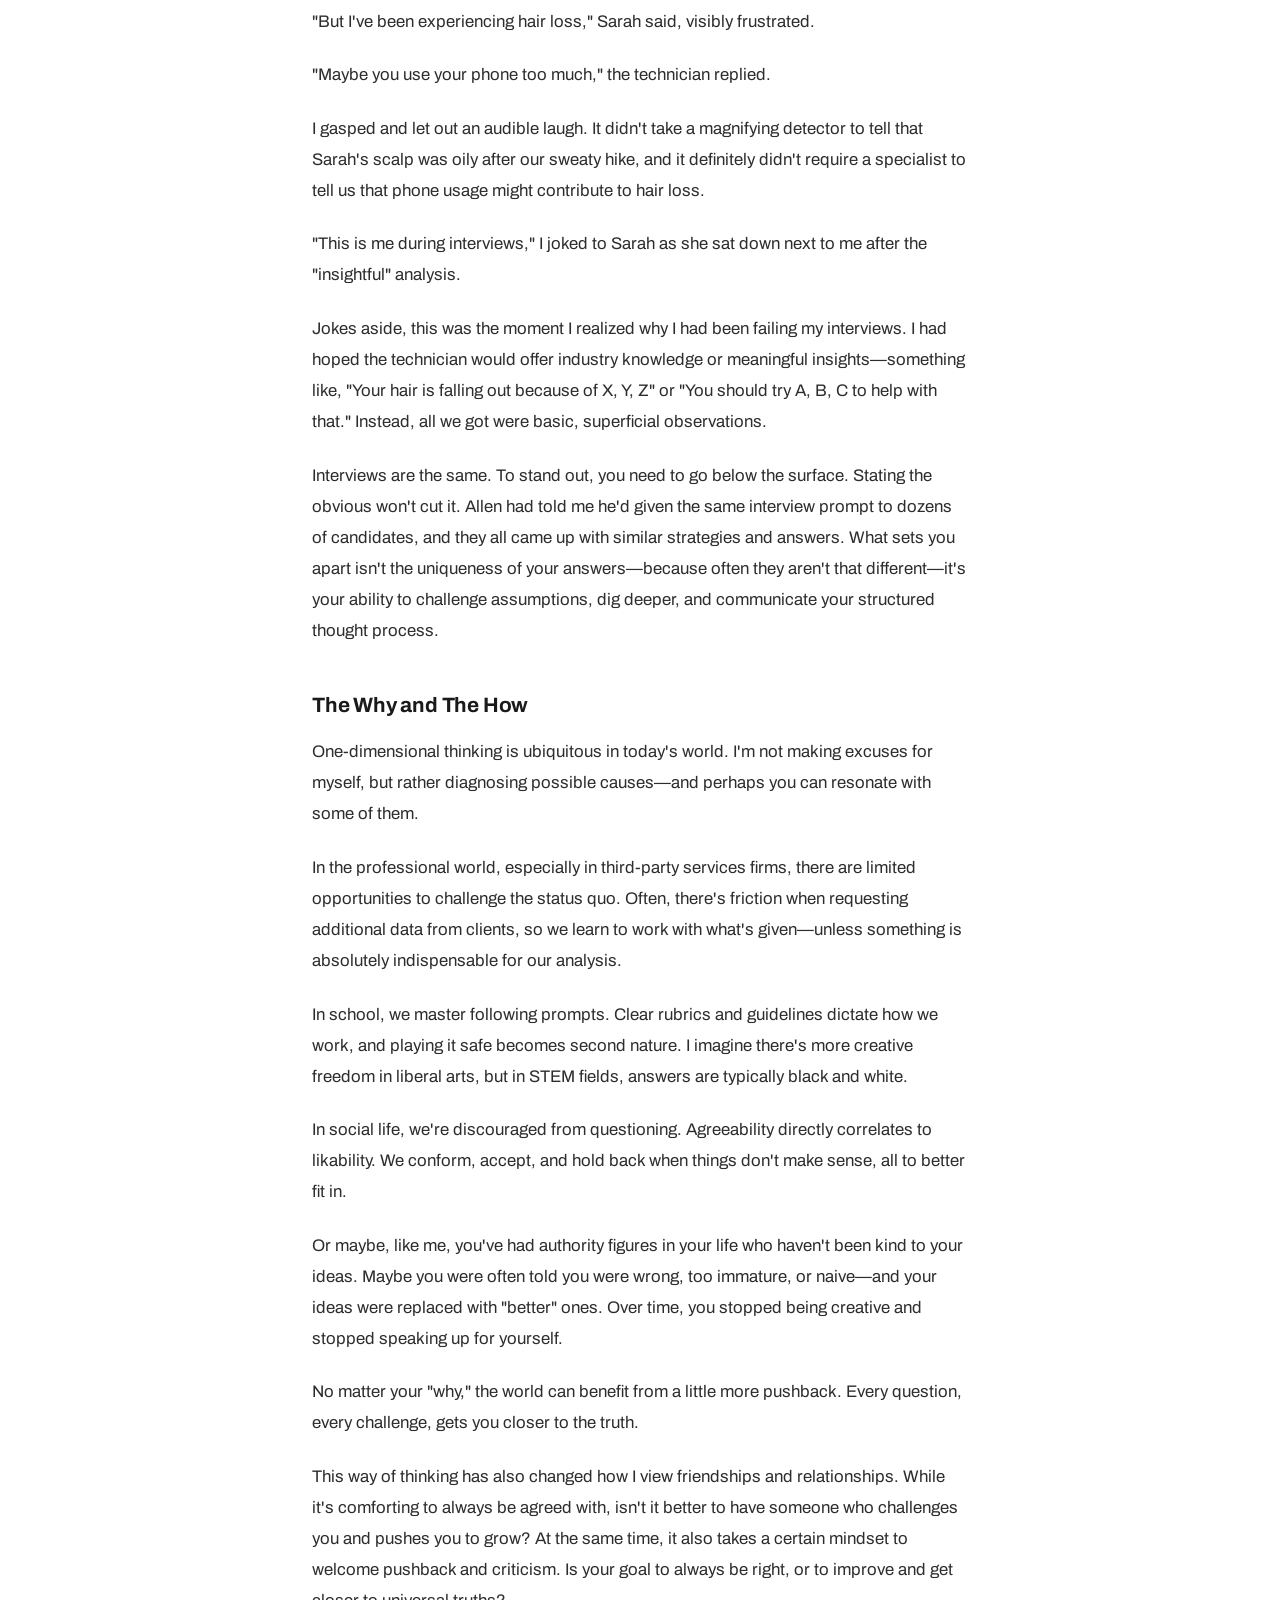
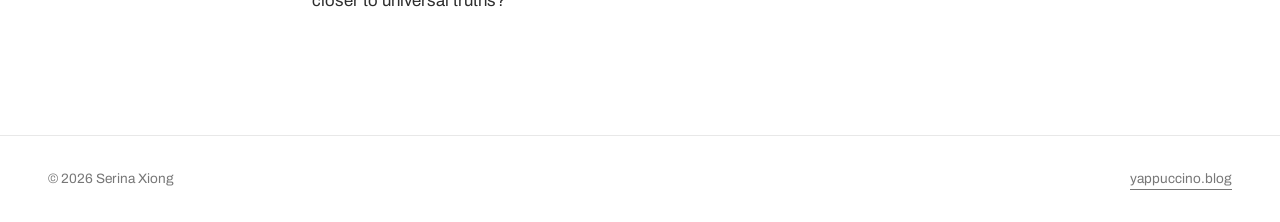
<file: post-outliers.html>
<!DOCTYPE html>
<html lang="en">
<head>
  <meta charset="UTF-8" />
  <meta name="viewport" content="width=device-width, initial-scale=1.0" />
  <title>The Outliers &mdash; yappuccino</title>
  <link rel="stylesheet" href="style.css" />
  <link href="https://fonts.googleapis.com/css2?family=Archivo:wght@400;500;600;700&family=Fredoka+One&display=swap" rel="stylesheet" />
</head>
<body>

  <header>
    <nav>
      <a href="index.html" class="logo">yappuccino</a>
      <ul>
        <li><a href="index.html">Home</a></li>
        <li><a href="about.html">About Me</a></li>
        <li><a href="blog.html" class="active">Blog</a></li>
        <li><a href="portfolio.html">Portfolio</a></li>
      </ul>
    </nav>
  </header>

  <main>
    <article class="post-page">
      <a href="blog.html" class="post-back">&larr; Blog</a>

      <div class="post-meta">Nov 29, 2024 &nbsp;&middot;&nbsp; Written by Serina Xiong</div>
      <h1>The Outliers: Strategize Through First Principle Thinking Among a World of Sheep</h1>

      <img src="img-outliers.webp" alt="The Outliers" class="post-hero" />

      <div class="post-body">
        <p>Four months after being laid off from my job at EY, I found myself hopelessly dragging yet another rejection email to the "dead interviews" folder. Maybe this idea to make a lateral move from real estate finance to business operations and strategy within tech was too quixotic. Maybe I didn't have what it took. With every additional rejection, my insecurity deepened, doubts intensified, and anxiety piled on. I found myself stuck behind the very hurdle many had warned me about – it is not so easy to break into a new industry.</p>
        <p>It wasn't so much about not being able to get interviews. Over the course of four months, I interviewed at some of the largest tech companies in Silicon Valley—Meta, Uber, Apple, just to name a few. The interview processes for business operations positions were more or less the same: recruiter screen, hiring manager interview, case study, and a final round consisting of a case presentation and behavioral interviews. Yet, the pattern was consistent—I kept getting stuck at the final round, unable to secure an offer. What knowledge gap was holding me back from qualifying for these positions?</p>
        <p>As many consulting-trained professionals would do, I went on an Internet spree to find the best "bizops frameworks" and "case study structures" I could deploy. I wholeheartedly believed the issue lay in my lack of systematic training, and rigidly applying these industry frameworks seemed like the safest approach.</p>
        <p>I soon realized this couldn't have been further from the truth.</p>

        <h2>The Inspiration</h2>
        <p>While I was waiting to hear back from Uber's recruiting team, I met with my friend Kyle for a work session at a café in the Arts District. Kyle formerly worked in business operations at one of the top tech companies in the Valley, and I valued his opinion deeply. While anxiously waiting for Uber's decision, I wanted to get his impression of my case. The case involved analyzing a dataset of UberEATS' historical operations, identifying three operational issues, and providing strategic recommendations.</p>
        <p>As Kyle went through my slides, I watched his face closely. By the fourth slide, his brows furrowed and scrunched toward the center of his face. I already knew it was an "uh-oh" situation. Kyle painstakingly read through all 12 slides of my "strategic recommendations," and, with nothing great to say, remarked: "If you think bizops is about coming up with a list of strategies, then you are absolutely wrong."</p>
        <p>What is it about then?</p>
        <p>"It is about understanding the relationship of things, and that's where you should start," Kyle said as he put his headset back on and delved back into his work.</p>

        <h2>The Feedback</h2>
        <p>To figure out how to jump over this hurdle, I first needed to identify it vividly. During one of my interviews, I connected well with the manager at ABC Company. Let's call him Allen. After being rejected from ABC Company, I felt more upset about missing the chance to work with Allen than about the decision itself. Allen had this rebelliousness about him—unconventional, maybe even unpopular—but I felt an immense trust and gravitation toward him. His sarcastic but honest manner of speaking was raw but truthful.</p>
        <p>I reached out to Allen on LinkedIn with a brief message along the lines of: "Thank you for considering me for the position. I've been stuck at the same position in multiple interview processes, so I'd really appreciate any pointers you could provide." Within hours, Allen emailed me an encouraging message and scheduled time to chat.</p>
        <p>Before connecting with Allen, I had a basic understanding of where my problems lay, as Kyle had implied: a mistaken focus on breadth over depth and a superficial attempt to derive strategies without understanding underlying relationships. But these issues seemed vague to me. What does it mean to go meticulously in-depth on a case with such a broad prompt? And, more importantly, how?</p>
        <p>During our call, Allen put the pieces together for me.</p>

        <h2>Dare to Question</h2>
        <p>The case I worked on for ABC Company involved analyzing product defect data from the past year to identify operational bottlenecks. Let's imagine this case in the context of an ecommerce business, such as Amazon. The defects included:</p>
        <ul>
          <li>Broken item (refund without return)</li>
          <li>Order cancellation (full refund)</li>
          <li>Missing order (full/partial refund)</li>
          <li>Others (full/partial refund)</li>
        </ul>
        <p>Although I had many questions upon first reviewing the dataset, I took it all at face value. This is where I, like many former consultants, fell short. We're trained to work with the data provided by the client, but we often fail to question its legitimacy. For example, what exactly constitutes a "broken" item? Is it merely a cosmetic flaw, or is it completely non-functional? In other words, how do we define "broken"?</p>
        <p>To go a step further, it's crucial to question the underlying causes of such defects. Are they the merchant's fault? Are they caused during delivery? Or could they be fraudulent claims from customers trying to exploit the system?</p>
        <p>You might think this second-order reasoning would suffice, but Allen pushed even further.</p>
        <p>"If customers are making fraudulent refund requests, what's their rationale?" Allen asked. "Are they price-sensitive? Do we see repeat offenders, or is this behavior isolated? For each group, what strategies can we implement to address their unique behaviors?"</p>
        <p>"It is usually a good sign when you have more questions than answers," Allen added. "Being skeptical is just the start."</p>

        <h2>Build Your Assumptions</h2>
        <p>In order for your strategic recommendations to work, you need underlying conditions to support them. These are the assumptions you base your hypotheses on. If these assumptions don't hold true, your recommendations will fail. That's why clearly stating assumptions is critical—you're constructing a hypothetical world around them.</p>
        <p>Assumptions can be qualitative or quantitative.</p>
        <p>For example, in the ecommerce case, one strategic recommendation might be to mandate photo evidence for product defect claims before issuing refunds. The qualitative assumption here is that customers have less incentive to act dishonestly when required to provide evidence. Quantitatively, you might assume that 5% of customers file fraudulent claims. If this policy is enforced, how much revenue could the company save?</p>

        <h2>Other Data Needed</h2>
        <p>In continuation of the previous thought process, we now enter another territory—requesting additional data. If 5% of customers are constantly asking for refunds for "defective products," how do we quantify the amount of revenue saved by enforcing a photo-evidence policy? Consider the underlying equation for this calculation:</p>
        <p><em>Total Revenue Saved = Total Number of Customers × 5% × Average Refund Value per Defect × Average Number of Refunded Defects</em></p>
        <p>The obvious missing data include Total Number of Customers, Average Refund Value per Defect, and Average Number of Refunded Defects.</p>
        <p>From here, you can go even deeper. The goal is to structure your analysis meticulously to ensure it is as accurate as possible. For instance, can we segment the data further by attributes of the item? Maybe based on the price of the item? Can we identify any patterns or seasonality in the data?</p>

        <h2>Take Risk</h2>
        <p>I realized there are truly no right answers to these questions. It's not about coming up with the most actionable strategies or even the most unique ones. Instead, it's about being skeptical, staying curious, and clearly communicating how you would structure your testing.</p>
        <p>Starting with first principles thinking, you begin by questioning the prompt you're presented with: What does it mean for a product to be "defective"? This is where 90% of candidates fail—they overlook the most fundamental condition upon which their entire analysis is built.</p>
        <p>From there, let your curiosity guide you to second-, third-, or even fourth-order reasoning. What caused these defects? Who is responsible for them? How would you structure your testing? What other sub-hypotheses are necessary for your solution to work? What additional data might you need to refine your analysis further?</p>

        <h2>The Realization</h2>
        <p>Saturday morning, Sarah and I decided to go on a short hike up to the Griffith Observatory. My mind was clouded as I waited to hear back from yet another interview I felt I had just bombed.</p>
        <p>"How would you answer the question, 'How do you go about testing if a company is paying fair wages?'" I asked Sarah. This was a real interview question that had completely caught me off guard. In the moment, I scrambled to list all the thoughts that popped into my head: maybe look at the team's revenue return compared to their wages, or perhaps compare it to similar companies' pay ranges.</p>
        <p>"I think the first question is: how do you define 'fair'?" Sarah said. "And if they let you define it however you want, then you need to figure out what 'fair' means to you."</p>
        <p>Sarah's words lit a lightbulb in my head. I realized the first step is to define what success looks like. With a clearer and narrower definition of success, your recommendations can be more targeted, and your progress becomes measurable.</p>
        <p>Later that afternoon, we went to a scalp treatment in Alhambra. The treatment included a scalp analysis and a head spa, which was really enjoyable. Sarah had been frustrated by her hair loss, and we were excited to see if the analysis could uncover issues and provide explanations.</p>
        <p>The technician sat us down in front of a monitor and magnifying detector. She pointed the detector at Sarah's scalp and said, "Your scalp looks healthy, just a little oily."</p>
        <p>"But I've been experiencing hair loss," Sarah said, visibly frustrated.</p>
        <p>"Maybe you use your phone too much," the technician replied.</p>
        <p>I gasped and let out an audible laugh. It didn't take a magnifying detector to tell that Sarah's scalp was oily after our sweaty hike, and it definitely didn't require a specialist to tell us that phone usage might contribute to hair loss.</p>
        <p>"This is me during interviews," I joked to Sarah as she sat down next to me after the "insightful" analysis.</p>
        <p>Jokes aside, this was the moment I realized why I had been failing my interviews. I had hoped the technician would offer industry knowledge or meaningful insights—something like, "Your hair is falling out because of X, Y, Z" or "You should try A, B, C to help with that." Instead, all we got were basic, superficial observations.</p>
        <p>Interviews are the same. To stand out, you need to go below the surface. Stating the obvious won't cut it. Allen had told me he'd given the same interview prompt to dozens of candidates, and they all came up with similar strategies and answers. What sets you apart isn't the uniqueness of your answers—because often they aren't that different—it's your ability to challenge assumptions, dig deeper, and communicate your structured thought process.</p>

        <h2>The Why and The How</h2>
        <p>One-dimensional thinking is ubiquitous in today's world. I'm not making excuses for myself, but rather diagnosing possible causes—and perhaps you can resonate with some of them.</p>
        <p>In the professional world, especially in third-party services firms, there are limited opportunities to challenge the status quo. Often, there's friction when requesting additional data from clients, so we learn to work with what's given—unless something is absolutely indispensable for our analysis.</p>
        <p>In school, we master following prompts. Clear rubrics and guidelines dictate how we work, and playing it safe becomes second nature. I imagine there's more creative freedom in liberal arts, but in STEM fields, answers are typically black and white.</p>
        <p>In social life, we're discouraged from questioning. Agreeability directly correlates to likability. We conform, accept, and hold back when things don't make sense, all to better fit in.</p>
        <p>Or maybe, like me, you've had authority figures in your life who haven't been kind to your ideas. Maybe you were often told you were wrong, too immature, or naive—and your ideas were replaced with "better" ones. Over time, you stopped being creative and stopped speaking up for yourself.</p>
        <p>No matter your "why," the world can benefit from a little more pushback. Every question, every challenge, gets you closer to the truth.</p>
        <p>This way of thinking has also changed how I view friendships and relationships. While it's comforting to always be agreed with, isn't it better to have someone who challenges you and pushes you to grow? At the same time, it also takes a certain mindset to welcome pushback and criticism. Is your goal to always be right, or to improve and get closer to universal truths?</p>
      </div>
    </article>
  </main>

  <footer>
    <span>&copy; 2026 Serina Xiong</span>
    <a href="https://www.yappuccino.blog" target="_blank">yappuccino.blog</a>
  </footer>

</body>
</html>
</file>
<file: style.css>
/* === Reset & Base === */
*, *::before, *::after { box-sizing: border-box; margin: 0; padding: 0; }

:root {
  --white: #ffffff;
  --text: #1a1a1a;
  --muted: #777777;
  --blue: #1547D4;
  --card-bg: #d9d5cf;
  --border: #e8e8e8;
}

html { scroll-behavior: smooth; }

body {
  font-family: 'Archivo', system-ui, -apple-system, sans-serif;
  background: var(--white);
  color: var(--text);
  font-size: 16px;
  line-height: 1.6;
  min-height: 100vh;
  display: flex;
  flex-direction: column;
}

main { flex: 1; }
a { color: inherit; text-decoration: none; }

/* === Header & Nav === */
header {
  background: var(--white);
  padding: 1.5rem 3rem;
  display: flex;
  align-items: center;
  justify-content: space-between;
}

.logo {
  font-size: 1.1rem;
  font-weight: 400;
  letter-spacing: -0.2px;
  color: var(--text);
}

nav {
  display: flex;
  align-items: center;
  justify-content: space-between;
  width: 100%;
}

nav ul {
  list-style: none;
  display: flex;
  gap: 2.5rem;
}

nav ul a {
  font-size: 0.95rem;
  font-weight: 400;
  color: var(--text);
  padding-bottom: 2px;
  border-bottom: 1.5px solid transparent;
  transition: border-color 0.15s;
}

nav ul a:hover,
nav ul a.active {
  border-bottom-color: var(--text);
}

/* === Hero === */
.hero {
  display: flex;
  align-items: center;
  justify-content: center;
  gap: 2.5rem;
  padding: 4rem 3rem 5rem;
  max-width: 1200px;
  margin: 0 auto;
  min-height: calc(100vh - 80px);
}

.hero-left {
  flex-shrink: 0;
}

.hero-img {
  width: 440px;
  height: 440px;
  object-fit: cover;
  border-radius: 40px;
  display: block;
}

.hero-right {
  max-width: 520px;
}

.hero-text {
  font-size: clamp(2.4rem, 4.5vw, 3.8rem);
  font-weight: 600;
  line-height: 1.15;
  color: #363636;
  letter-spacing: -0.5px;
}

/* === Blog Post Pages === */
.post-page {
  max-width: 720px;
  margin: 0 auto;
  padding: 3rem 2rem 6rem;
}

.post-page .post-meta {
  font-size: 0.88rem;
  color: var(--muted);
  margin-bottom: 1.25rem;
}

.post-page h1 {
  font-size: clamp(1.8rem, 4vw, 2.8rem);
  font-weight: 700;
  line-height: 1.2;
  letter-spacing: -0.4px;
  color: var(--text);
  margin-bottom: 2.5rem;
}

.post-page .post-hero {
  width: 100%;
  aspect-ratio: 1 / 1;
  object-fit: cover;
  border-radius: 8px;
  display: block;
  margin-bottom: 2.5rem;
}

.post-body {
  font-size: 1.05rem;
  line-height: 1.85;
  color: #2d2d2d;
}

.post-body p {
  margin-bottom: 1.4rem;
}

.post-body h2 {
  font-size: 1.3rem;
  font-weight: 700;
  margin: 2.5rem 0 0.75rem;
  letter-spacing: -0.2px;
  color: var(--text);
}

.post-body ul {
  margin: 0 0 1.4rem 1.5rem;
}

.post-body li {
  margin-bottom: 0.5rem;
}

.post-back {
  display: inline-block;
  font-size: 0.9rem;
  color: var(--muted);
  margin-bottom: 2rem;
  border-bottom: 1px solid var(--muted);
  padding-bottom: 1px;
}

.post-back:hover { color: var(--text); border-color: var(--text); }

/* === Portfolio Case Study === */
.case-study {
  max-width: 960px;
  margin: 0 auto;
  padding: 3rem 2rem 6rem;
}

.case-study .post-meta {
  font-size: 0.88rem;
  color: var(--muted);
  margin-bottom: 1rem;
}

.case-study h1 {
  font-size: clamp(1.8rem, 4vw, 2.8rem);
  font-weight: 700;
  line-height: 1.2;
  letter-spacing: -0.4px;
  margin-bottom: 1.25rem;
}

.case-study .cover {
  width: 100%;
  max-height: 420px;
  object-fit: cover;
  border-radius: 8px;
  display: block;
  margin-bottom: 2.5rem;
}

.case-tags {
  display: flex;
  flex-wrap: wrap;
  gap: 0.5rem;
  margin-bottom: 2rem;
}

.case-tag {
  font-size: 0.78rem;
  font-weight: 500;
  letter-spacing: 0.4px;
  text-transform: uppercase;
  padding: 0.3rem 0.85rem;
  border: 1px solid #d0d0d0;
  border-radius: 20px;
  color: var(--muted);
}

.case-summary {
  font-size: 1.1rem;
  line-height: 1.8;
  color: #2d2d2d;
  margin-bottom: 3rem;
  padding-bottom: 3rem;
  border-bottom: 1px solid var(--border);
}

.case-section {
  margin-bottom: 4rem;
}

.case-section h2 {
  font-size: 1.4rem;
  font-weight: 700;
  letter-spacing: -0.2px;
  margin-bottom: 0.6rem;
  color: var(--text);
}

.case-section .section-intro {
  font-size: 0.98rem;
  color: var(--muted);
  line-height: 1.75;
  margin-bottom: 1.5rem;
  max-width: 720px;
}

.case-img {
  width: 100%;
  display: block;
  border-radius: 6px;
  border: 1px solid var(--border);
  margin-bottom: 0.75rem;
}

.case-img-caption {
  font-size: 0.82rem;
  color: #aaa;
  margin-bottom: 1.75rem;
  text-align: center;
}

.case-img-row {
  display: grid;
  grid-template-columns: 1fr 1fr;
  gap: 1.25rem;
  margin-bottom: 0.75rem;
}

.case-img-row .case-img { margin-bottom: 0; }

.case-pdf-link {
  display: inline-flex;
  align-items: center;
  gap: 0.5rem;
  background: var(--text);
  color: #fff;
  padding: 0.75rem 1.5rem;
  border-radius: 6px;
  font-size: 0.9rem;
  font-weight: 500;
  margin-top: 1rem;
  transition: opacity 0.15s;
}
.case-pdf-link:hover { opacity: 0.75; text-decoration: none; }

.case-findings {
  background: #f7f7f7;
  border-radius: 10px;
  padding: 1.75rem 2rem;
  margin-top: 1.5rem;
}

.case-findings h3 {
  font-size: 1rem;
  font-weight: 700;
  margin-bottom: 1rem;
  color: var(--text);
}

.case-findings ul {
  list-style: none;
  display: flex;
  flex-direction: column;
  gap: 0.6rem;
}

.case-findings li {
  font-size: 0.95rem;
  color: #2d2d2d;
  padding-left: 1.2rem;
  position: relative;
  line-height: 1.6;
}

.case-findings li::before {
  content: "→";
  position: absolute;
  left: 0;
  color: var(--muted);
  font-size: 0.85rem;
}

/* === Portfolio List === */
.portfolio-list {
  max-width: 1100px;
  margin: 0 auto;
  padding: 1rem 3rem 5rem;
  display: flex;
  flex-direction: column;
}

.portfolio-entry {
  display: flex;
  align-items: flex-start;
  gap: 4rem;
  padding: 3rem 0;
  border-top: 1px solid var(--border);
  text-decoration: none;
  color: inherit;
  transition: opacity 0.15s;
}

.portfolio-entry:last-child { border-bottom: 1px solid var(--border); }
.portfolio-entry:hover { opacity: 0.75; }

.portfolio-entry .portfolio-thumb {
  width: 360px;
  height: 260px;
  flex-shrink: 0;
  border-radius: 8px;
  overflow: hidden;
  background: #eee;
}

.portfolio-entry .portfolio-thumb img {
  width: 100%;
  height: 100%;
  object-fit: cover;
  display: block;
}

.portfolio-entry .portfolio-info {
  padding-top: 0.5rem;
  display: flex;
  flex-direction: column;
  gap: 0.75rem;
}

.portfolio-tags {
  display: flex;
  flex-wrap: wrap;
  gap: 0.4rem;
}

.portfolio-entry h2 {
  font-size: clamp(1.3rem, 2.5vw, 1.8rem);
  font-weight: 700;
  line-height: 1.25;
  letter-spacing: -0.2px;
}

.portfolio-entry p {
  font-size: 0.93rem;
  color: var(--muted);
  line-height: 1.7;
  max-width: 520px;
}

/* === Page Header (inner pages) === */
.page-header {
  padding: 3rem 3rem 2rem;
  max-width: 1200px;
  margin: 0 auto;
}

.page-header h1 {
  font-size: clamp(2rem, 4vw, 3rem);
  font-weight: 700;
  letter-spacing: -0.5px;
}

/* === Blog List === */
.blog-list {
  max-width: 1100px;
  margin: 0 auto;
  padding: 1rem 3rem 5rem;
  display: flex;
  flex-direction: column;
}

.blog-entry {
  display: flex;
  align-items: flex-start;
  gap: 4rem;
  padding: 3rem 0;
  border-top: 1px solid var(--border);
}

.blog-entry:last-child {
  border-bottom: 1px solid var(--border);
}

.blog-thumb {
  width: 360px;
  height: 360px;
  flex-shrink: 0;
  overflow: hidden;
  border-radius: 4px;
  background: #eee;
}

.blog-thumb img,
.blog-thumb svg {
  width: 100%;
  height: 100%;
  object-fit: cover;
  display: block;
}

.blog-info {
  padding-top: 1.5rem;
  display: flex;
  flex-direction: column;
  gap: 0.75rem;
}

.blog-date {
  font-size: 0.88rem;
  color: var(--muted);
}

.blog-info h2 {
  font-size: clamp(1.5rem, 3vw, 2.2rem);
  font-weight: 700;
  line-height: 1.2;
  letter-spacing: -0.3px;
  max-width: 560px;
}

.blog-info a.read-more {
  display: inline-block;
  font-size: 0.95rem;
  font-weight: 400;
  color: var(--text);
  border-bottom: 1px solid var(--text);
  padding-bottom: 1px;
  width: fit-content;
  margin-top: 0.5rem;
  transition: opacity 0.15s;
}

.blog-info a.read-more:hover { opacity: 0.5; }

/* === About Page === */
.about-section {
  max-width: 800px;
  margin: 0 auto;
  padding: 2rem 3rem 5rem;
}

.about-section p {
  font-size: 1.1rem;
  color: var(--muted);
  margin-bottom: 1.2rem;
  line-height: 1.8;
}

.about-section h2 {
  font-size: 1.8rem;
  font-weight: 700;
  margin-bottom: 1.5rem;
  letter-spacing: -0.3px;
}

/* === Portfolio Page === */
.portfolio-section {
  max-width: 1100px;
  margin: 0 auto;
  padding: 2rem 3rem 5rem;
}

.portfolio-grid {
  display: grid;
  grid-template-columns: repeat(auto-fit, minmax(320px, 1fr));
  gap: 2rem;
  margin-top: 1rem;
}

.portfolio-item {
  border: 1px solid var(--border);
  border-radius: 8px;
  overflow: hidden;
  transition: transform 0.2s;
}

.portfolio-item:hover { transform: translateY(-3px); }

.portfolio-thumb {
  width: 100%;
  aspect-ratio: 16/9;
  background: #f0f0f0;
  display: flex;
  align-items: center;
  justify-content: center;
  color: var(--muted);
  font-size: 0.85rem;
}

.portfolio-info {
  padding: 1.25rem;
}

.portfolio-info h3 {
  font-size: 1.1rem;
  font-weight: 600;
  margin-bottom: 0.4rem;
}

.portfolio-info p {
  font-size: 0.9rem;
  color: var(--muted);
}

/* === Footer === */
footer {
  padding: 2rem 3rem;
  border-top: 1px solid var(--border);
  display: flex;
  justify-content: space-between;
  align-items: center;
  font-size: 0.85rem;
  color: var(--muted);
}

footer a { color: var(--muted); border-bottom: 1px solid currentColor; }
footer a:hover { color: var(--text); }

/* === Responsive === */
@media (max-width: 900px) {
  .hero {
    flex-direction: column;
    min-height: auto;
    gap: 2.5rem;
    padding: 3rem 1.5rem;
  }
  .hero-svg { width: 320px; }
  header { padding: 1.25rem 1.5rem; }
  nav ul { gap: 1.5rem; }
  .blog-entry { flex-direction: column; gap: 1.5rem; }
  .blog-thumb { width: 100%; height: 260px; }
  .blog-list, .page-header { padding-left: 1.5rem; padding-right: 1.5rem; }
}
</file>
